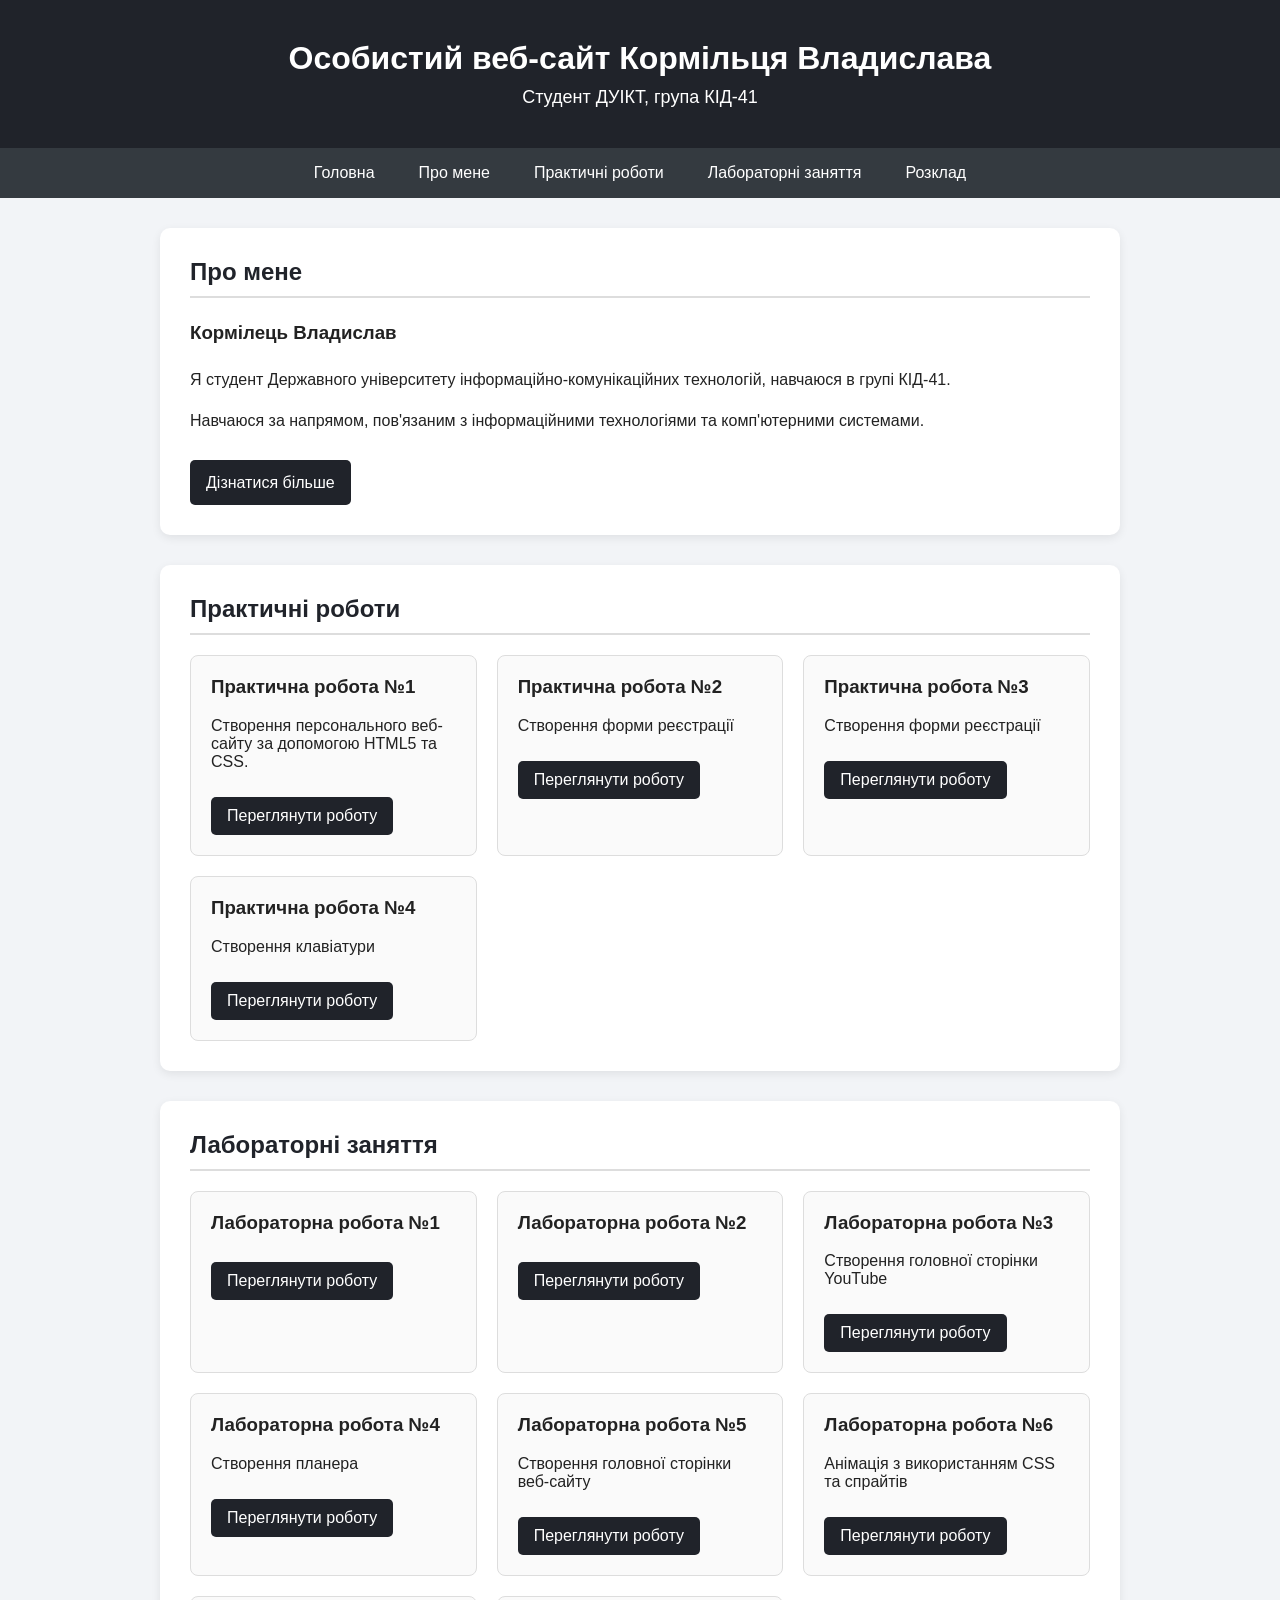
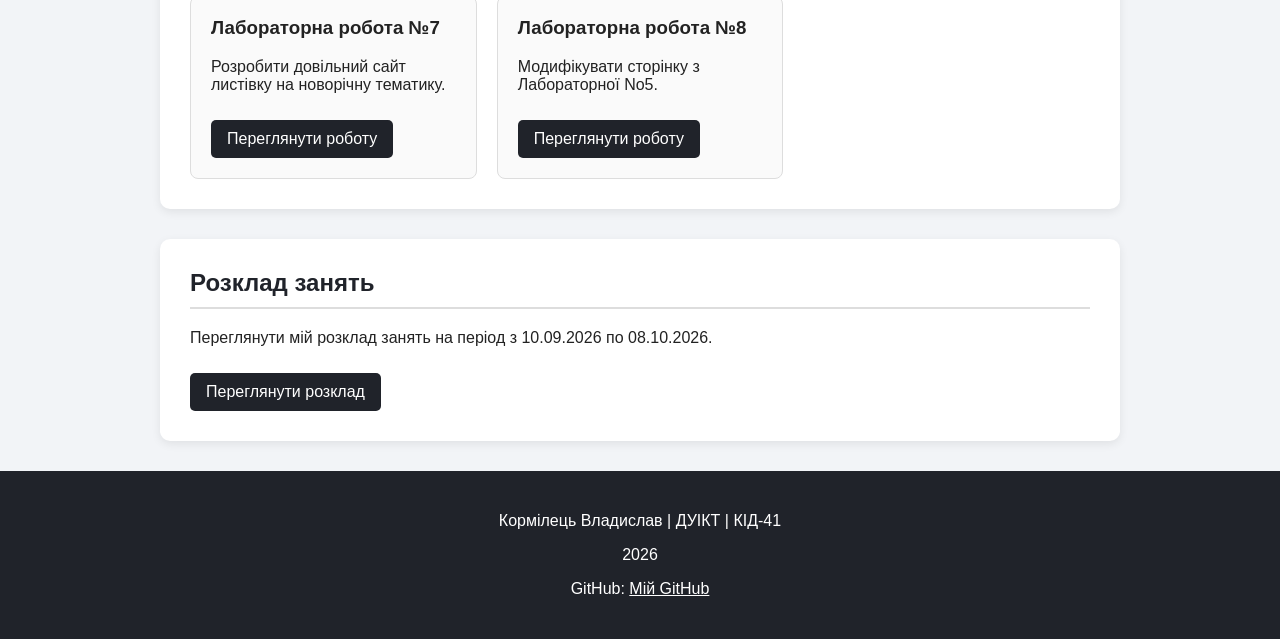
<file: index.html>
<!DOCTYPE html>
<html lang="uk">
<head>
    <meta charset="UTF-8">
    <meta name="viewport" content="width=device-width, initial-scale=1.0">
    <title>Особистий веб-сайт Кормільця Владислава</title>
    <link rel="stylesheet" href="style.css">
</head>

<body>

<header>
    <h1>Особистий веб-сайт Кормільця Владислава</h1>
    <p>Студент ДУІКТ, група КІД-41</p>
</header>

<nav>
    <a href="index.html">Головна</a>
    <a href="pages/about.html">Про мене</a>
    <a href="pages/practical.html">Практичні роботи</a>
    <a href="pages/laboratory.html">Лабораторні заняття</a>
    <a href="pages/practical1.html">Розклад</a>
</nav>

<main>

    <section>
        <h2>Про мене</h2>

        <div class="about-preview">
            <div>
                <h3>Кормілець Владислав</h3>
                <p>
                    Я студент Державного університету інформаційно-комунікаційних
                    технологій, навчаюся в групі КІД-41.
                </p>

                <p>
                    Навчаюся за напрямом, пов'язаним з інформаційними
                    технологіями та комп'ютерними системами.
                </p>

                <a class="button" href="pages/about.html">
                    Дізнатися більше
                </a>
            </div>
        </div>
    </section>


    <section>
        <h2>Практичні роботи</h2>

        <div class="work-list">

            <article>
                <h3>Практична робота №1</h3>

                <p>
                    Створення персонального веб-сайту за допомогою HTML5
                    та CSS.
                </p>

                <a class="button" href="pages/practical1.html">
                    Переглянути роботу
                </a>
            </article>


            <article>
                <h3>Практична робота №2</h3>
                 <p>
                    Створення форми реєстрації
                </p>

                <a class="button" href="pages/pr2.html">
                    Переглянути роботу
                </a>
            </article>
            <article>
                <h3>Практична робота №3</h3>
                 <p>
                    Створення форми реєстрації
                </p>
                 <a class="button" href="pages/lab3.html">
                    Переглянути роботу
                </a>
            </article>
            <article>
                <h3>Практична робота №4</h3>
                 <p>
                    Створення клавіатури
                </p>

                <a class="button" href="pages/pr4.html">
                    Переглянути роботу
                </a>
            </article>

        </div>
    </section>


    <section>
        <h2>Лабораторні заняття</h2>

        <div class="work-list">

            <article>
                <h3>Лабораторна робота №1</h3>
                <a class="button" href="pages/laboratory.html">
                    Переглянути роботу
                </a>
            </article>


            <article>
                <h3>Лабораторна робота №2</h3>
                <a class="button" href="pages/lab2.html">
                    Переглянути роботу
                </a>
            
            </article>
            <article>
                <h3>Лабораторна робота №3</h3>

                <p>
                   Створення головної сторінки YouTube
                </p>
                <a class="button" href="pages/lab3.html">
                    Переглянути роботу
                </a>
            </article>
             <article>
                <h3>Лабораторна робота №4</h3>

                <p>
                   Створення планера
                </p>
                <a class="button" href="pages/lab4.html">
                    Переглянути роботу
                </a>
            </article>
             <article>
                <h3>Лабораторна робота №5</h3>

                <p>
                   Створення головної сторінки веб-сайту
                </p>
                <a class="button" href="pages/lab5.html">
                    Переглянути роботу
                </a>
            </article>
             <article>
                <h3>Лабораторна робота №6</h3>

                <p>
                   Анімація з використанням CSS та спрайтів
                </p>
                <a class="button" href="pages/pr6.html">
                    Переглянути роботу
                </a>
            </article>
             <article>
                <h3>Лабораторна робота №7</h3>

                <p>
                  Розробити довільний сайт листівку на новорічну тематику.
                </p>
                <a class="button" href="pages/lab7.html">
                    Переглянути роботу
                </a>
                
            </article>
             <article>
                <h3>Лабораторна робота №8</h3>

                <p>
                   Модифікувати сторінку з Лабораторної No5.
                </p>
                <a class="button" href="pages/lab8.html">
                    Переглянути роботу
                </a>
            </article>
        </div>
    </section>


    <!-- РОЗКЛАД -->

    <section>
        <h2>Розклад занять</h2>

        <p>
            Переглянути мій розклад занять на період
            з 10.09.2026 по 08.10.2026.
        </p>

        <a class="button" href="pages/practical1.html">
            Переглянути розклад
        </a>
    </section>


</main>


<footer>

    <p>
        Кормілець Владислав | ДУІКТ | КІД-41
    </p>

    <p>
        2026
    </p>

    <p>
        GitHub:
        <a href="https://github.com/Kormilets" target="_blank">
            Мій GitHub
        </a>
    </p>

</footer>

</body>
</html>
</file>
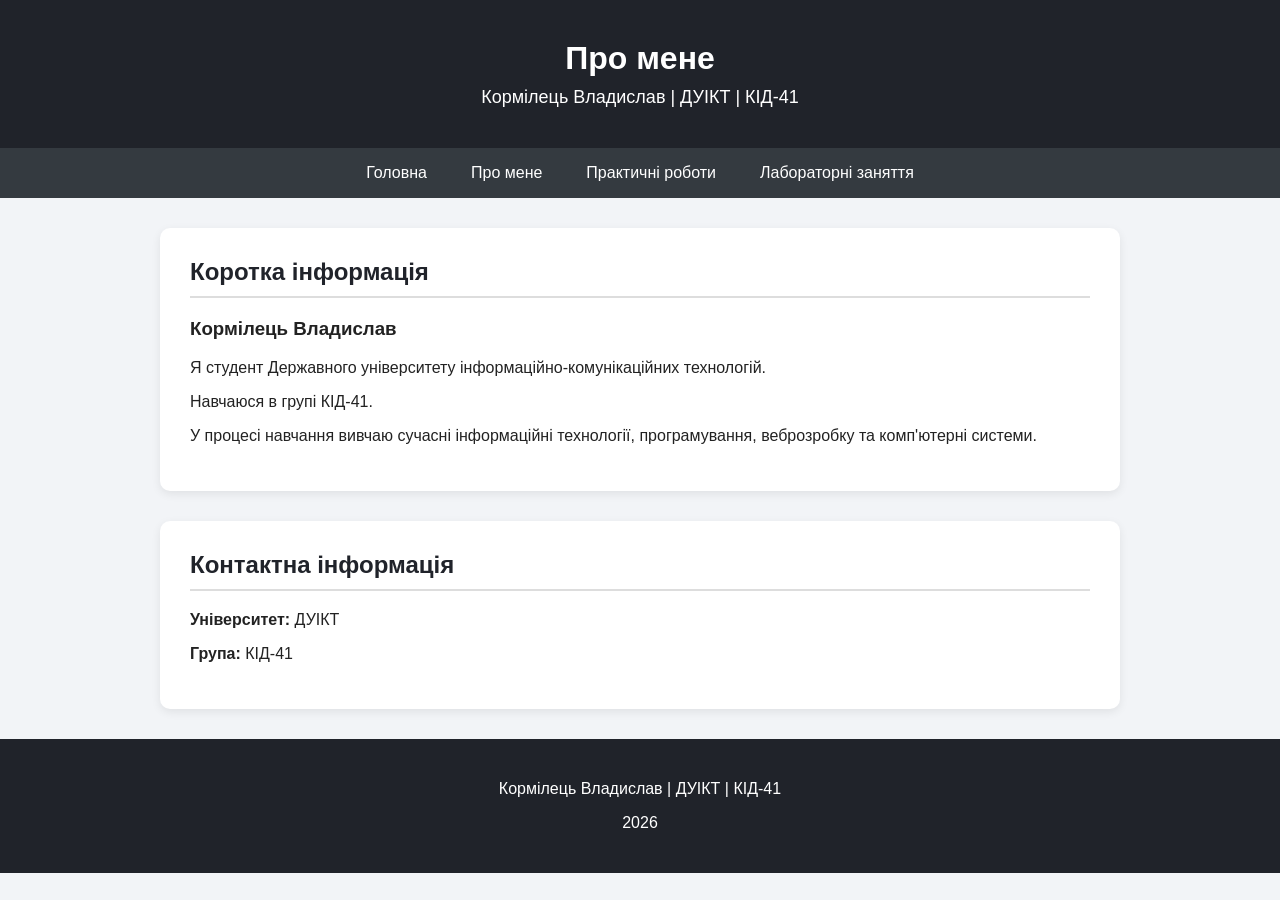
<file: about.html>
<!DOCTYPE html>
<html lang="uk">
<head>
    <meta charset="UTF-8">
    <meta name="viewport" content="width=device-width, initial-scale=1.0">
    <title>Про мене | Кормілець Владислав</title>
    <link rel="stylesheet" href="../style.css">
</head>

<body>

<header>
    <h1>Про мене</h1>
    <p>Кормілець Владислав | ДУІКТ | КІД-41</p>
</header>

<nav>
    <a href="../index.html">Головна</a>
    <a href="about.html">Про мене</a>
    <a href="practical.html">Практичні роботи</a>
    <a href="laboratory.html">Лабораторні заняття</a>
</nav>

<main>

    <section>
        <h2>Коротка інформація</h2>

        <h3>Кормілець Владислав</h3>

        <p>
            Я студент Державного університету інформаційно-комунікаційних
            технологій.
        </p>

        <p>
            Навчаюся в групі КІД-41.
        </p>

        <p>
            У процесі навчання вивчаю сучасні інформаційні технології,
            програмування, веброзробку та комп'ютерні системи.
        </p>
    </section>

    <section>
        <h2>Контактна інформація</h2>

        <p><strong>Університет:</strong> ДУІКТ</p>
        <p><strong>Група:</strong> КІД-41</p>
    </section>

</main>

<footer>
    <p>Кормілець Владислав | ДУІКТ | КІД-41</p>
    <p>2026</p>
</footer>

</body>
</html>
</file>
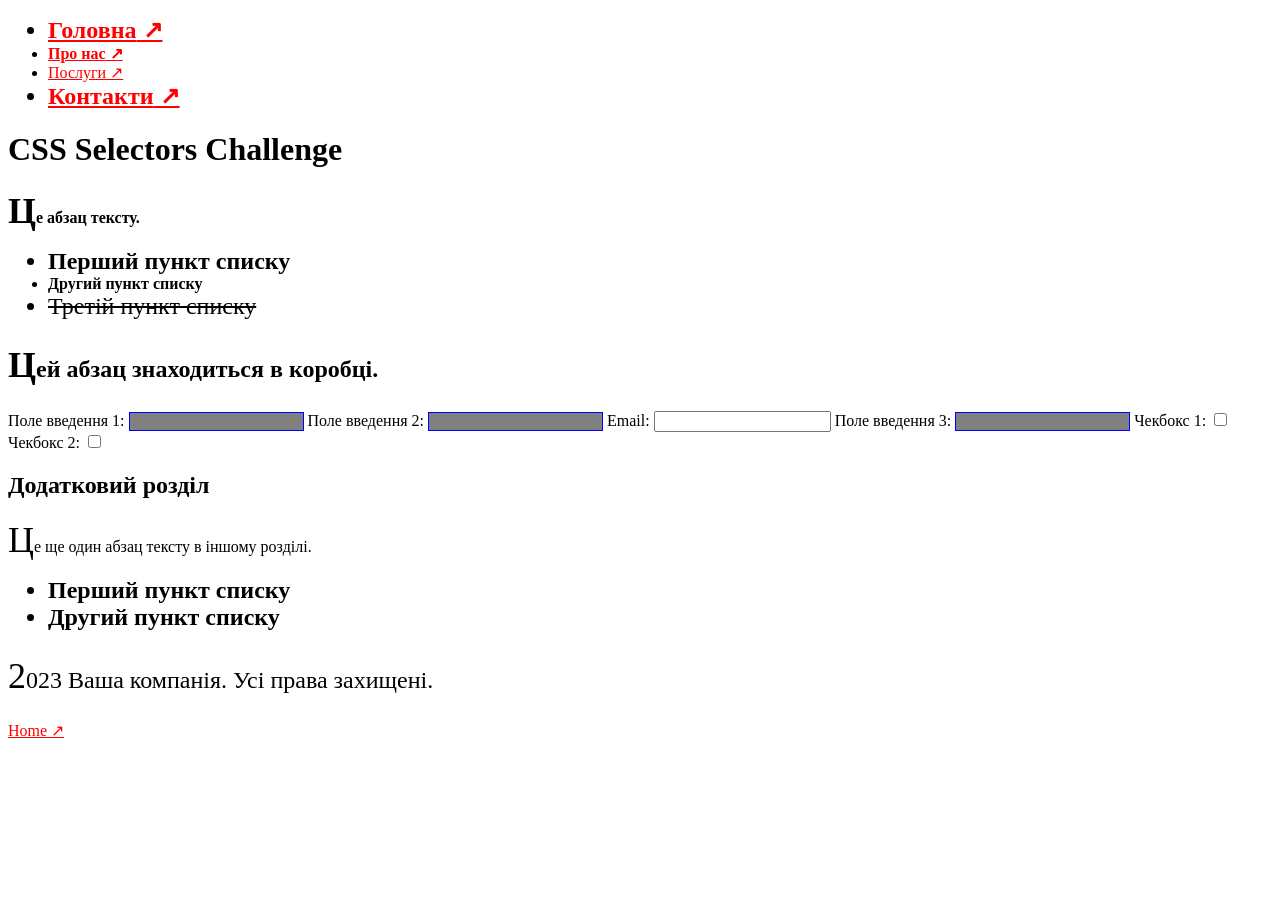
<file: lab2.html>
<!DOCTYPE html>
<html lang="en">
<head>
    <meta charset="UTF-8">
    <meta name="viewport" content="width=device-width, initial-scale=1.0">
    <link rel="stylesheet" href="lab2.css">
    <title>CSS Selectors Challenge</title>
</head>
<body>
    <header>
        <nav>
            <ul>
                <li><a href="#">Головна</a></li>
                <li><a href="https://example.com">Про нас</a></li>
                <li><a href="#">Послуги</a></li>
                <li><a href="http://notrealsite.ua">Контакти</a></li>
            </ul>
        </nav>
    </header>
    <div class="container">
        <h1>CSS Selectors Challenge</h1>
        <p>Це абзац тексту.</p>
        <ul>
            <li>Перший пункт списку</li>
            <li class="special">Другий пункт списку</li>
            <li>Третій пункт списку</li>
        </ul>
        <div class="box">
            <p>Цей абзац знаходиться в коробці.</p>
        </div>
        <form>
            <label for="input1">Поле введення 1:</label>
            <input type="text" id="input1">
            <label for="input2">Поле введення 2:</label>
            <input type="text" id="input2" disabled>
            <label for="email1">Email:</label>
            <input type="email" id="email1">
            <label for="input3">Поле введення 3:</label>
            <input type="text" id="input3">
            <label for="check1">Чекбокс 1:</label>
            <input type="checkbox" id="check1">
            <label for="check2">Чекбокс 2:</label>
            <input type="checkbox" id="check2">
        </form>
    </div>
    <section>
        <h2>Додатковий розділ</h2>
        <p>Це ще один абзац тексту в іншому розділі.</p>
        <ul>
            <li>Перший пункт списку</li>
            <li>Другий пункт списку</li>
        </ul>
    </section>
    <footer>
        <p> 2023 Ваша компанія. Усі права захищені.</p>
        <a href="#">Home</a>
    </footer>
</body>
</html>
</file>
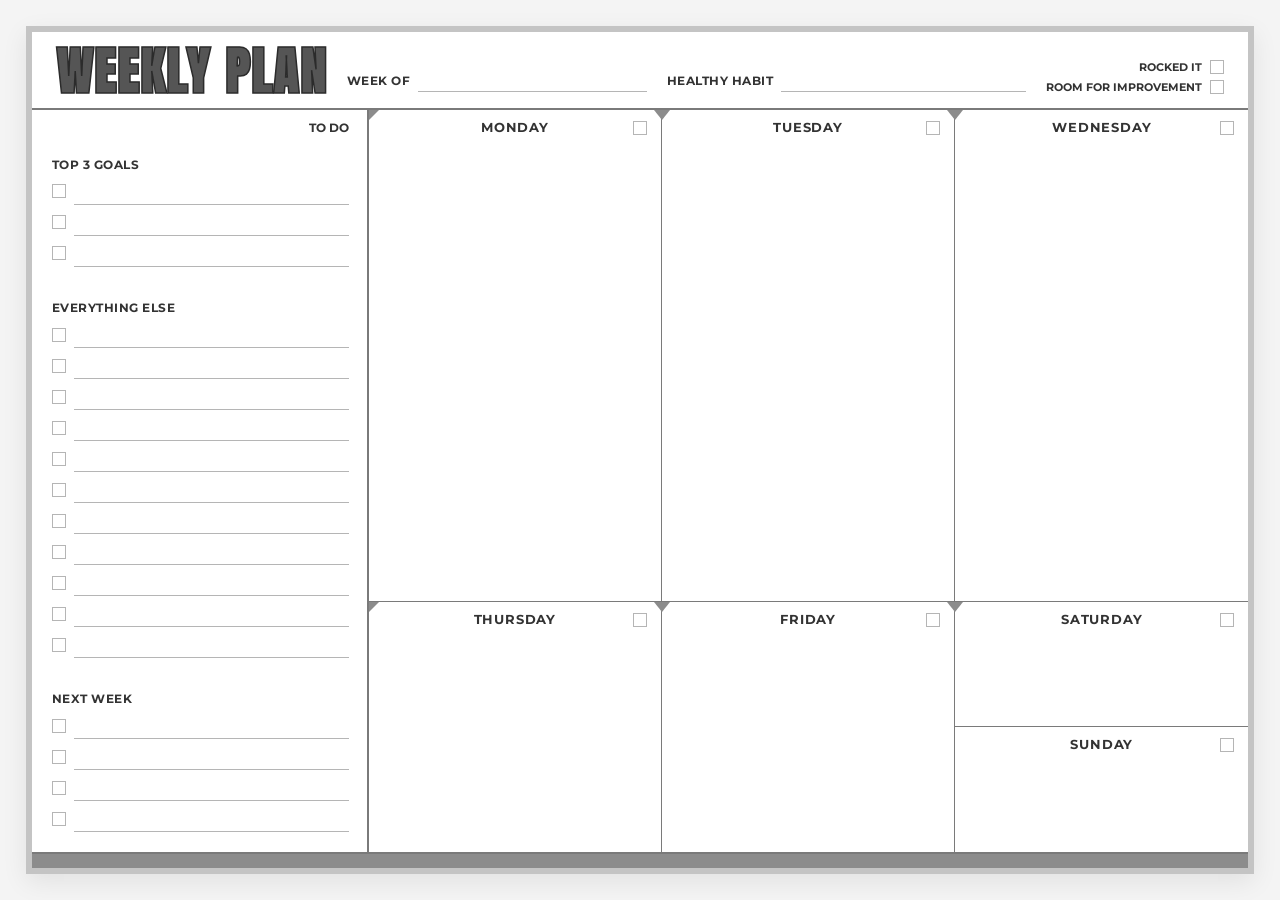
<file: lab4.html>
<!DOCTYPE html>
<html lang="uk">
<head>
  <meta charset="UTF-8">
  <meta name="viewport" content="width=device-width, initial-scale=1.0">
  <title>Weekly Plan — Лабораторна робота №4</title>
  
  <!-- Підключення кастомних шрифтів з Google Fonts -->
  <link rel="preconnect" href="https://fonts.googleapis.com">
  <link rel="preconnect" href="https://fonts.gstatic.com" crossorigin>
  <link href="https://fonts.googleapis.com/css2?family=Anton&family=Caveat:wght@500&family=Montserrat:wght@600;700&display=swap" rel="stylesheet">
  
  <!-- Підключення зовнішнього файлу стилів -->
  <link rel="stylesheet" href="lab4.css">
</head>
<body>

  <div class="planner-wrapper">
    <!-- Шапка планера -->
    <header class="planner-header">
      <h1 class="main-title">WEEKLY PLAN</h1>

      <div class="header-field">
        <label for="week-of">WEEK OF</label>
        <input type="text" id="week-of">
      </div>

      <div class="header-field">
        <label for="healthy-habit">HEALTHY HABIT</label>
        <input type="text" id="healthy-habit">
      </div>

      <div class="header-checks">
        <label class="check-label-right">
          ROCKED IT <input type="checkbox">
        </label>
        <label class="check-label-right">
          ROOM FOR IMPROVEMENT <input type="checkbox">
        </label>
      </div>
    </header>

    <!-- Основна сітка -->
    <main class="planner-grid">
      <!-- Ліва панель TO DO -->
      <aside class="todo-sidebar">
        <div class="todo-top-label">TO DO</div>

        <section class="todo-section">
          <h3>TOP 3 GOALS</h3>
          <div class="todo-row"><input type="checkbox"><input type="text"></div>
          <div class="todo-row"><input type="checkbox"><input type="text"></div>
          <div class="todo-row"><input type="checkbox"><input type="text"></div>
        </section>

        <section class="todo-section">
          <h3>EVERYTHING ELSE</h3>
          <div class="todo-row"><input type="checkbox"><input type="text"></div>
          <div class="todo-row"><input type="checkbox"><input type="text"></div>
          <div class="todo-row"><input type="checkbox"><input type="text"></div>
          <div class="todo-row"><input type="checkbox"><input type="text"></div>
          <div class="todo-row"><input type="checkbox"><input type="text"></div>
          <div class="todo-row"><input type="checkbox"><input type="text"></div>
          <div class="todo-row"><input type="checkbox"><input type="text"></div>
          <div class="todo-row"><input type="checkbox"><input type="text"></div>
          <div class="todo-row"><input type="checkbox"><input type="text"></div>
          <div class="todo-row"><input type="checkbox"><input type="text"></div>
          <div class="todo-row"><input type="checkbox"><input type="text"></div>
        </section>

        <section class="todo-section">
          <h3>NEXT WEEK</h3>
          <div class="todo-row"><input type="checkbox"><input type="text"></div>
          <div class="todo-row"><input type="checkbox"><input type="text"></div>
          <div class="todo-row"><input type="checkbox"><input type="text"></div>
          <div class="todo-row"><input type="checkbox"><input type="text"></div>
        </section>
      </aside>

      <!-- Дні тижня -->
      <section class="day-box monday corner-flag">
        <div class="day-header">
          <span>MONDAY</span>
          <input type="checkbox" title="Виконано">
        </div>
        <textarea class="day-notes" aria-label="Нотатки на понеділок"></textarea>
      </section>

      <section class="day-box tuesday corner-flag-center">
        <div class="day-header">
          <span>TUESDAY</span>
          <input type="checkbox" title="Виконано">
        </div>
        <textarea class="day-notes" aria-label="Нотатки на вівторок"></textarea>
      </section>

      <section class="day-box wednesday corner-flag-center">
        <div class="day-header">
          <span>WEDNESDAY</span>
          <input type="checkbox" title="Виконано">
        </div>
        <textarea class="day-notes" aria-label="Нотатки на середу"></textarea>
      </section>

      <section class="day-box thursday corner-flag">
        <div class="day-header">
          <span>THURSDAY</span>
          <input type="checkbox" title="Виконано">
        </div>
        <textarea class="day-notes" aria-label="Нотатки на четвер"></textarea>
      </section>

      <section class="day-box friday corner-flag-center">
        <div class="day-header">
          <span>FRIDAY</span>
          <input type="checkbox" title="Виконано">
        </div>
        <textarea class="day-notes" aria-label="Нотатки на п'ятницю"></textarea>
      </section>

      <section class="day-box saturday corner-flag-center">
        <div class="day-header">
          <span>SATURDAY</span>
          <input type="checkbox" title="Виконано">
        </div>
        <textarea class="day-notes" aria-label="Нотатки на суботу"></textarea>
      </section>

      <section class="day-box sunday">
        <div class="day-header">
          <span>SUNDAY</span>
          <input type="checkbox" title="Виконано">
        </div>
        <textarea class="day-notes" aria-label="Нотатки на неділю"></textarea>
      </section>
    </main>

    <!-- Нижня декоративна панель -->
    <footer class="planner-footer"></footer>
  </div>

</body>
</html>
</file>
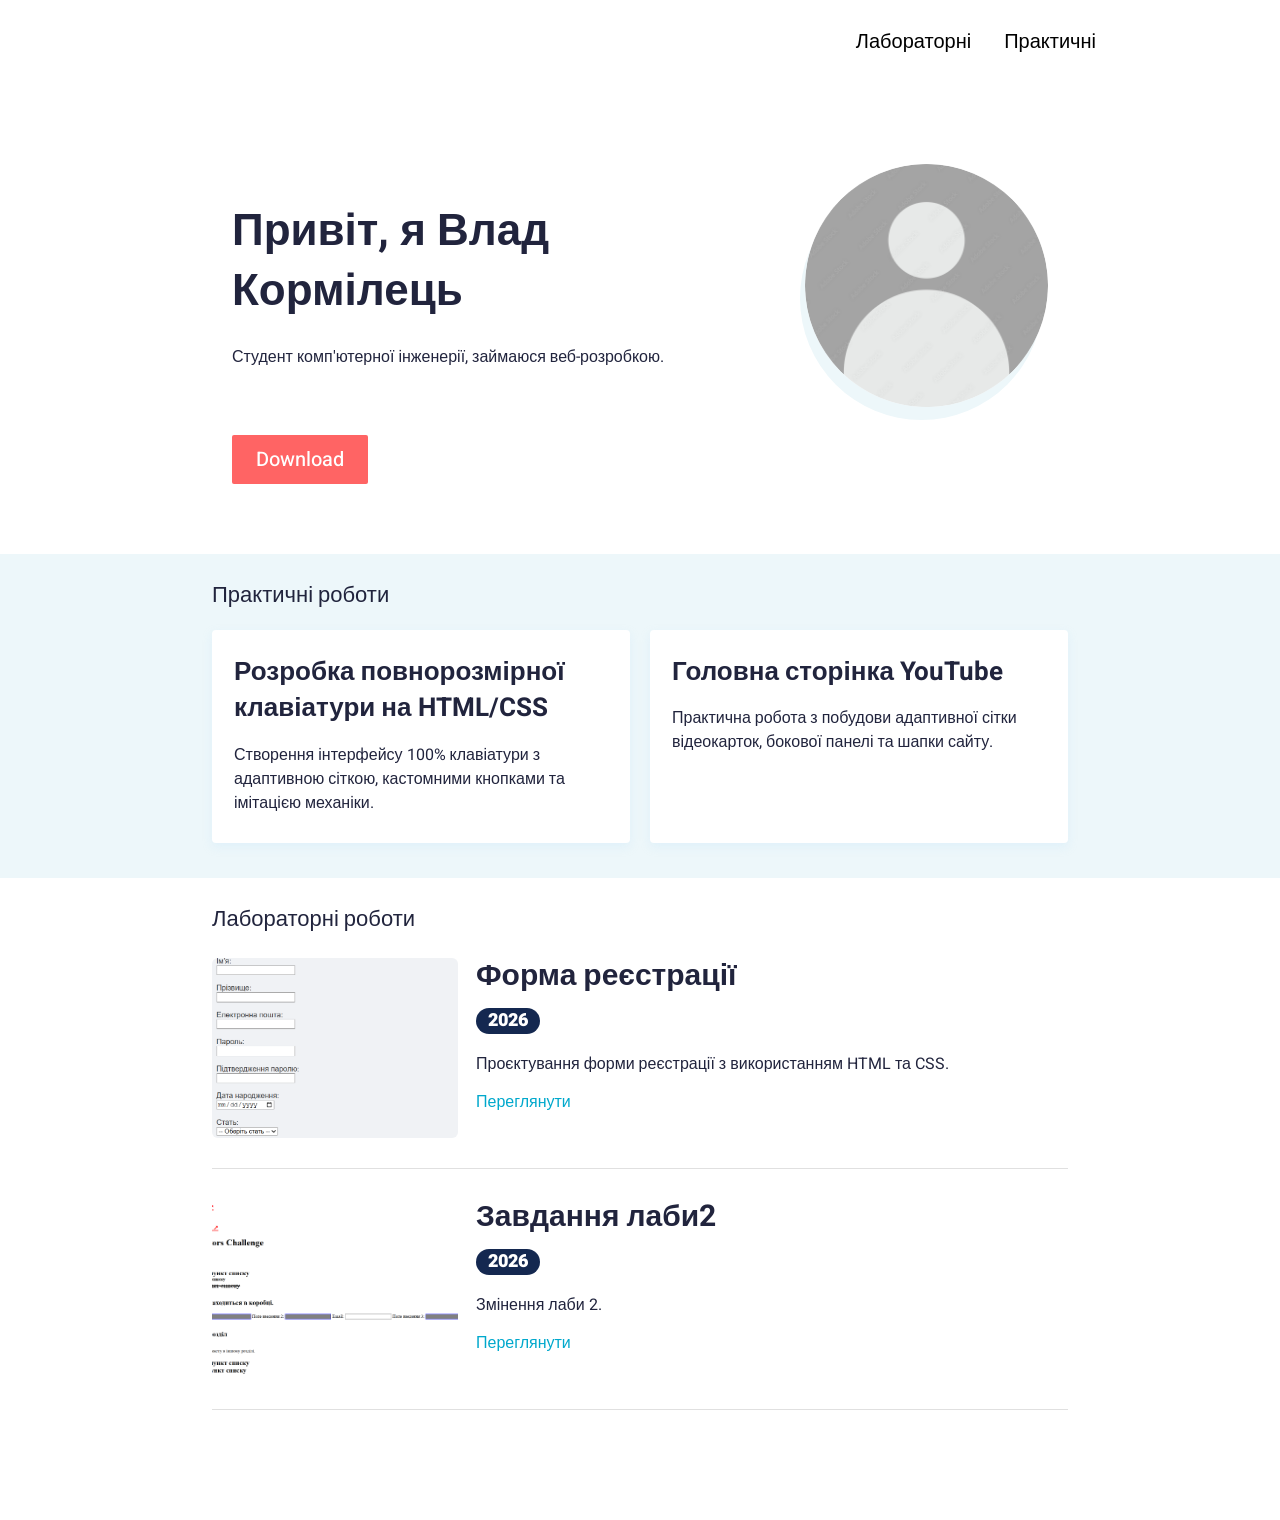
<file: lab5.html>
<!DOCTYPE html> 
<html lang="ua"> 
<head> 
    <meta charset="UTF-8"> 
    <meta name="viewport" content="width=device-width, initial-scale=1.0"> 
    <title>Сайт</title> 
    <link rel="stylesheet" href="lab5.css"> 
</head> 
<body> 
    <header class="header"> 
        <nav class="nav"> 
            <a href="#labs">Лабораторні</a> 
            <a href="#practicals">Практичні</a> 
        </nav> 
    </header> 
    <section class="portfolio"> 
        <div class="container hero-container"> 
            <div class="hero-content"> 
                <h1>Привіт, я Влад Кормілець</h1> 
                <p>Студент комп'ютерної інженерії, займаюся веб-розробкою.</p> 
            </div> 
            <div class="hero-image"> 
                <img src="ava.png" alt="Фото профілю"> 
            </div> 
        </div> 
        <button type="button" class="btn-resume">Download</button>
    </section> 
    <section id="practicals" class="pr-section"> 
    <div class="practicals-container"> 
        <div class="section-header"> 
            <h2>Практичні роботи</h2> 
        </div> 
        <div class="posts-grid"> 
            <div class="post-card"> 
                <h3>Розробка повнорозмірної клавіатури на HTML/CSS</h3> 
                <p class="post-text">Створення інтерфейсу 100% клавіатури з адаптивною сіткою, кастомними кнопками та імітацією механіки.</p> 
            </div> 
            <div class="post-card"> 
                <h3>Головна сторінка YouTube</h3> 
                <p class="post-text">Практична робота з побудови адаптивної сітки відеокарток, бокової панелі та шапки сайту.</p> 
            </div> 
        </div> 
    </div> 
    </section> 
    <section id="labs" class="lab-section"> 
        <div class="labs-grid"> 
            <h2>Лабораторні роботи</h2> 
            <div class="work-item"> 
                <img src="work2.png" alt="Form"> 
                <div class="work-info"> 
                    <h3>Форма реєстрації</h3> 
                    <span class="year">2026</span> 
                    <p>Проєктування форми реєстрації з використанням HTML та CSS.</p> 
                    <a href="pr2.html">Переглянути</a> 
                </div> 
            </div> 
            <div class="work-item"> 
                <img src="work1.png" alt="laba2"> 
                <div class="work-info"> 
                    <h3>Завдання лаби2</h3> 
                    <span class="year">2026</span> 
                    <p>Змінення лаби 2.</p> 
                    <a href="lab2.html">Переглянути</a> 
                </div> 
            </div> 
        </div> 
    </section> 
</body> 
</html>
</file>
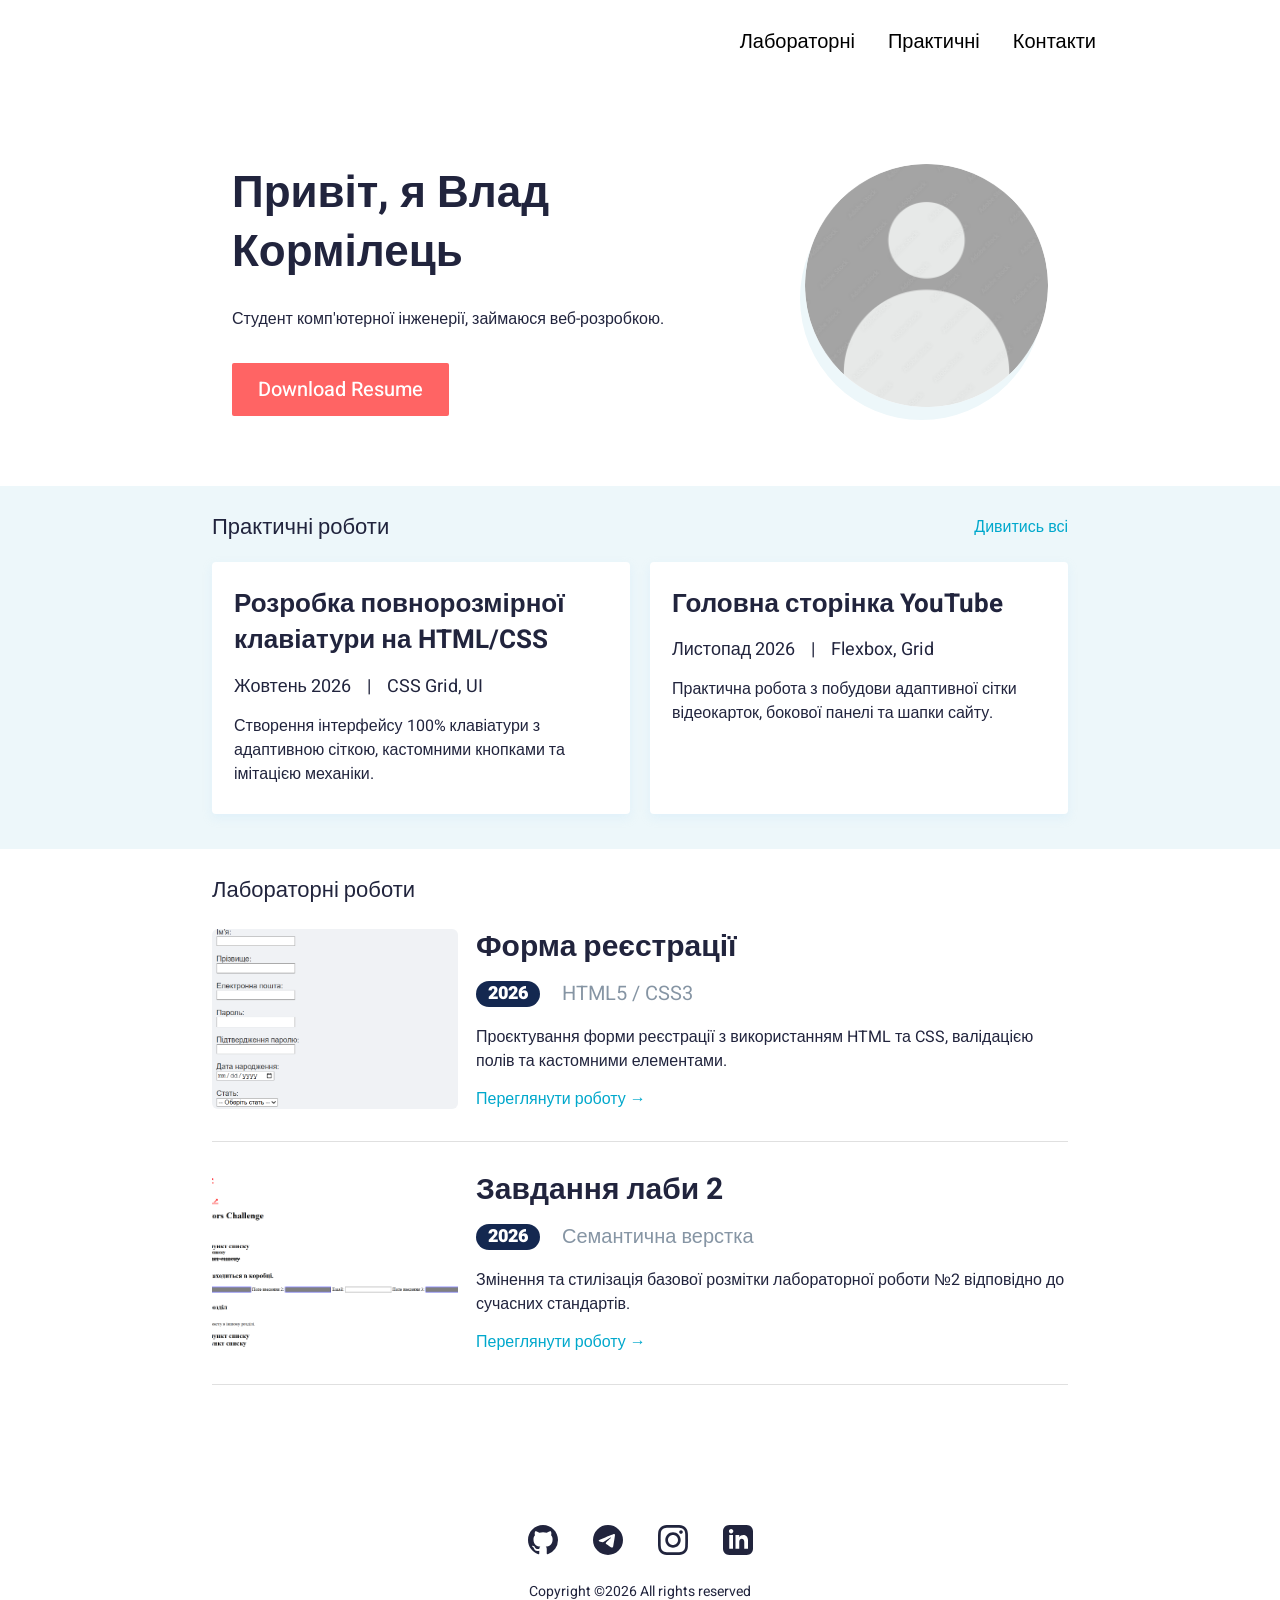
<file: lab8.html>
<!DOCTYPE html>
<html lang="uk">
<head>
    <meta charset="UTF-8">
    <meta name="viewport" content="width=device-width, initial-scale=1.0">
    <title>Влад Кормілець — Портфоліо</title>
    <link rel="stylesheet" href="lab8.css">
</head>
<body>

    <header class="header">
        <!-- Чекбокс для мобільного бургер-меню без JS -->
        <input type="checkbox" id="burger-toggle" class="burger-checkbox">
        <label for="burger-toggle" class="burger-btn" aria-label="Відкрити меню">
            <span></span>
            <span></span>
            <span></span>
        </label>

        <nav class="nav">
            <a href="#labs">Лабораторні</a>
            <a href="#practicals">Практичні</a>
            <a href="#contacts">Контакти</a>
        </nav>
    </header>

    <main>
        <!-- Головний екран (Hero) -->
        <section class="portfolio">
            <div class="container hero-container">
                <div class="hero-content">
                    <h1>Привіт, я Влад Кормілець</h1>
                    <p>Студент комп'ютерної інженерії, займаюся веб-розробкою.</p>
                    <button type="button" class="btn-resume">Download Resume</button>
                </div>
                <div class="hero-image">
                    <img src="ava.png" alt="Фото профілю">
                </div>
            </div>
        </section>

        <!-- Секція практичних робіт (Recent posts) -->
        <section id="practicals" class="pr-section">
            <div class="practicals-container">
                <div class="section-header">
                    <h2>Практичні роботи</h2>
                    <a href="#practicals" class="view-all">Дивитись всі</a>
                </div>
                <div class="posts-grid">
                    <article class="post-card">
                        <h3>Розробка повнорозмірної клавіатури на HTML/CSS</h3>
                        <div class="post-meta">
                            <span>Жовтень 2026</span>
                            <span class="divider">|</span>
                            <span>CSS Grid, UI</span>
                        </div>
                        <p class="post-text">Створення інтерфейсу 100% клавіатури з адаптивною сіткою, кастомними кнопками та імітацією механіки.</p>
                    </article>
                    <article class="post-card">
                        <h3>Головна сторінка YouTube</h3>
                        <div class="post-meta">
                            <span>Листопад 2026</span>
                            <span class="divider">|</span>
                            <span>Flexbox, Grid</span>
                        </div>
                        <p class="post-text">Практична робота з побудови адаптивної сітки відеокарток, бокової панелі та шапки сайту.</p>
                    </article>
                </div>
            </div>
        </section>

        <!-- Секція лабораторних робіт (Featured works) -->
        <section id="labs" class="lab-section">
            <div class="labs-grid">
                <h2>Лабораторні роботи</h2>

                <article class="work-item">
                    <img src="work2.png" alt="Форма реєстрації">
                    <div class="work-info">
                        <h3>Форма реєстрації</h3>
                        <div class="work-meta">
                            <span class="year">2026</span>
                            <span class="category">HTML5 / CSS3</span>
                        </div>
                        <p>Проєктування форми реєстрації з використанням HTML та CSS, валідацією полів та кастомними елементами.</p>
                        <a href="pr2.html">Переглянути роботу →</a>
                    </div>
                </article>

                <article class="work-item">
                    <img src="work1.png" alt="Завдання лаби 2">
                    <div class="work-info">
                        <h3>Завдання лаби 2</h3>
                        <div class="work-meta">
                            <span class="year">2026</span>
                            <span class="category">Семантична верстка</span>
                        </div>
                        <p>Змінення та стилізація базової розмітки лабораторної роботи №2 відповідно до сучасних стандартів.</p>
                        <a href="lab2.html">Переглянути роботу →</a>
                    </div>
                </article>
            </div>
        </section>
    </main>

    <!-- Підвал сайту з шаблону Figma -->
    <footer id="contacts" class="footer">
        <div class="social-links">
            <a href="#" aria-label="GitHub">
                <svg width="30" height="30" viewBox="0 0 24 24" fill="currentColor"><path d="M12 0C5.37 0 0 5.37 0 12c0 5.31 3.435 9.795 8.205 11.385.6.105.825-.255.825-.57 0-.285-.015-1.23-.015-2.235-3.015.555-3.795-.735-4.035-1.41-.135-.345-.72-1.41-1.23-1.695-.42-.225-1.02-.78-.015-.795.945-.015 1.62.87 1.845 1.23 1.08 1.815 2.805 1.305 3.495.99.105-.78.42-1.305.765-1.605-2.67-.3-5.46-1.335-5.46-5.925 0-1.305.465-2.385 1.23-3.225-.12-.3-.54-1.53.12-3.18 0 0 1.005-.315 3.3 1.23.96-.27 1.98-.405 3-.405s2.04.135 3 .405c2.295-1.56 3.3-1.23 3.3-1.23.66 1.65.24 2.88.12 3.18.765.84 1.23 1.905 1.23 3.225 0 4.605-2.805 5.625-5.475 5.925.435.375.81 1.095.81 2.22 0 1.605-.015 2.895-.015 3.3 0 .315.225.69.825.57A12.02 12.02 0 0024 12c0-6.63-5.37-12-12-12z"/></svg>
            </a>
            <a href="#" aria-label="Telegram">
                <svg width="30" height="30" viewBox="0 0 24 24" fill="currentColor"><path d="M11.944 0A12 12 0 0 0 0 12a12 12 0 0 0 12 12 12 12 0 0 0 12-12A12 12 0 0 0 12 0a12 12 0 0 0-.056 0zm4.962 7.224c.1-.002.321.023.465.14a.506.506 0 0 1 .171.325c.016.093.036.306.02.472-.18 1.898-.962 6.502-1.36 8.627-.168.9-.499 1.201-.82 1.23-.696.065-1.225-.46-1.9-.902-1.056-.693-1.653-1.124-2.678-1.8-1.185-.78-.417-1.21.258-1.91.177-.184 3.247-2.977 3.307-3.23.007-.032.014-.15-.056-.212s-.174-.041-.249-.024c-.106.024-1.793 1.14-5.061 3.345-.48.33-.913.49-1.302.48-.428-.008-1.252-.241-1.865-.44-.752-.245-1.349-.374-1.297-.789.027-.216.325-.437.893-.663 3.498-1.524 5.83-2.529 6.998-3.014 3.332-1.386 4.025-1.627 4.476-1.635z"/></svg>
            </a>
            <a href="#" aria-label="Instagram">
                <svg width="30" height="30" viewBox="0 0 24 24" fill="currentColor"><path d="M12 2.163c3.204 0 3.584.012 4.85.07 3.252.148 4.771 1.691 4.919 4.919.058 1.265.069 1.645.069 4.849 0 3.205-.012 3.584-.069 4.849-.149 3.225-1.664 4.771-4.919 4.919-1.266.058-1.644.07-4.85.07-3.204 0-3.584-.012-4.849-.07-3.26-.149-4.771-1.699-4.919-4.92-.058-1.265-.07-1.644-.07-4.849 0-3.204.013-3.583.07-4.849.149-3.227 1.664-4.771 4.919-4.919 1.266-.057 1.645-.069 4.849-.069zm0-2.163c-3.259 0-3.667.014-4.947.072-4.358.2-6.78 2.618-6.98 6.98-.059 1.281-.073 1.689-.073 4.948 0 3.259.014 3.668.072 4.948.2 4.358 2.618 6.78 6.98 6.98 1.281.058 1.689.072 4.948.072 3.259 0 3.668-.014 4.948-.072 4.354-.2 6.782-2.618 6.979-6.98.059-1.28.073-1.689.073-4.948 0-3.259-.014-3.667-.072-4.947-.196-4.354-2.617-6.78-6.979-6.98-1.281-.059-1.69-.073-4.949-.073zm0 5.838c-3.403 0-6.162 2.759-6.162 6.162s2.759 6.163 6.162 6.163 6.162-2.759 6.162-6.163c0-3.403-2.759-6.162-6.162-6.162zm0 10.162c-2.209 0-4-1.79-4-4 0-2.209 1.791-4 4-4s4 1.791 4 4c0 2.21-1.791 4-4 4zm6.406-11.845c-.796 0-1.441.645-1.441 1.44s.645 1.44 1.441 1.44c.795 0 1.439-.645 1.439-1.44s-.644-1.44-1.439-1.44z"/></svg>
            </a>
            <a href="#" aria-label="LinkedIn">
                <svg width="30" height="30" viewBox="0 0 24 24" fill="currentColor"><path d="M19 0h-14c-2.761 0-5 2.239-5 5v14c0 2.761 2.239 5 5 5h14c2.762 0 5-2.239 5-5v-14c0-2.761-2.238-5-5-5zm-11 19h-3v-11h3v11zm-1.5-12.268c-.966 0-1.75-.79-1.75-1.764s.784-1.764 1.75-1.764 1.75.79 1.75 1.764-.783 1.764-1.75 1.764zm13.5 12.268h-3v-5.604c0-3.368-4-3.113-4 0v5.604h-3v-11h3v1.765c1.396-2.586 7-2.777 7 2.476v6.759z"/></svg>
            </a>
        </div>
        <p class="copyright">Copyright ©2026 All rights reserved</p>
    </footer>

</body>
</html>
</file>
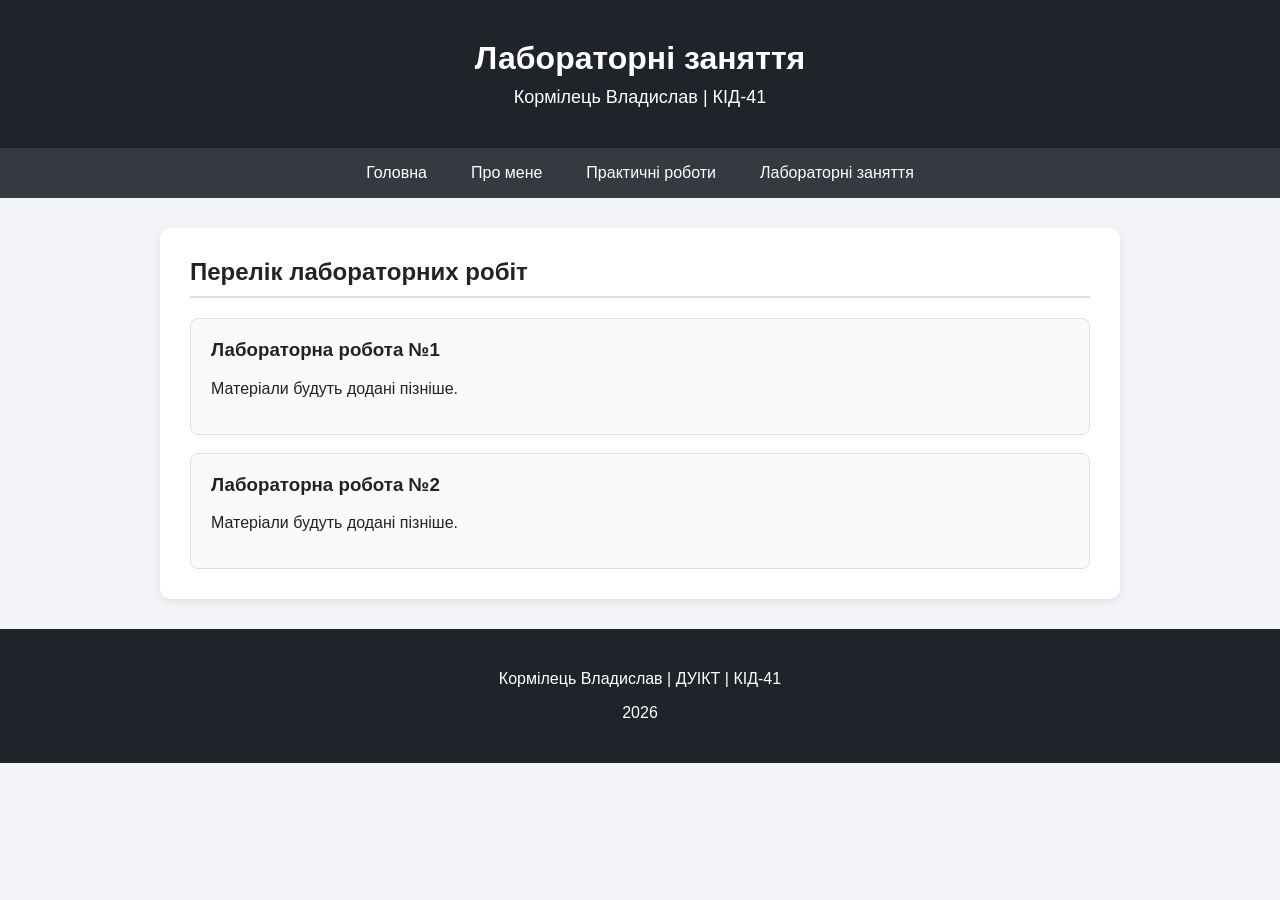
<file: laboratory.html>
<!DOCTYPE html>
<html lang="uk">
<head>
    <meta charset="UTF-8">
    <meta name="viewport" content="width=device-width, initial-scale=1.0">
    <title>Лабораторні заняття</title>
    <link rel="stylesheet" href="../style.css">
</head>

<body>

<header>
    <h1>Лабораторні заняття</h1>
    <p>Кормілець Владислав | КІД-41</p>
</header>

<nav>
    <a href="../index.html">Головна</a>
    <a href="about.html">Про мене</a>
    <a href="practical.html">Практичні роботи</a>
    <a href="laboratory.html">Лабораторні заняття</a>
</nav>

<main>

    <section>
        <h2>Перелік лабораторних робіт</h2>

        <article>
            <h3>Лабораторна робота №1</h3>
            <p>Матеріали будуть додані пізніше.</p>
        </article>

        <br>

        <article>
            <h3>Лабораторна робота №2</h3>
            <p>Матеріали будуть додані пізніше.</p>
        </article>

    </section>

</main>

<footer>
    <p>Кормілець Владислав | ДУІКТ | КІД-41</p>
    <p>2026</p>
</footer>

</body>
</html>
</file>
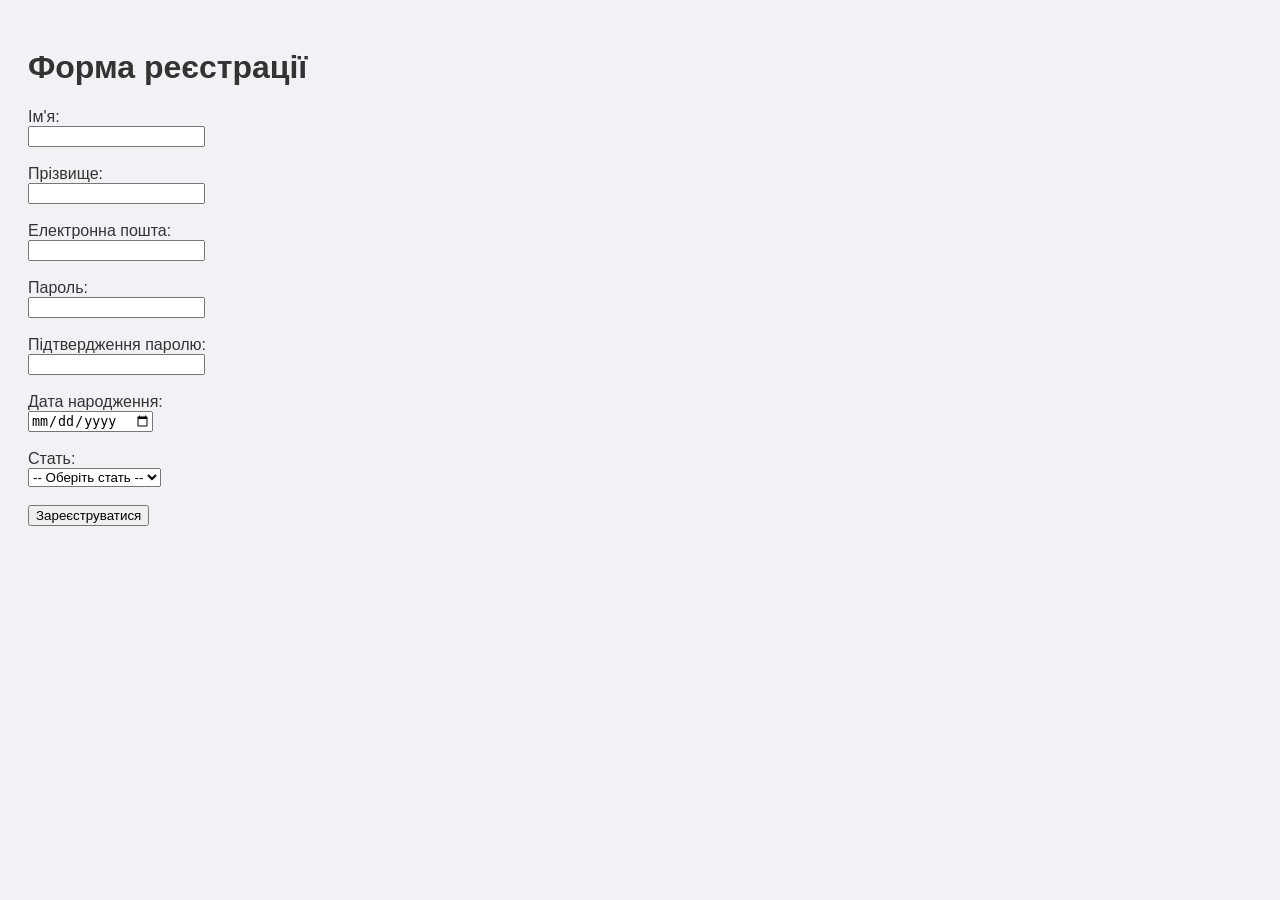
<file: pr2.html>
<!DOCTYPE html>
<html lang="uk">
<head>
    <meta charset="UTF-8">
    <meta name="viewport" content="width=device-width, initial-scale=1.0">
    <title>Лабораторна робота — Реєстрація користувача</title>
    <link rel="stylesheet" href="style1.css">
</head>
<body>
    <main>
        <h1>Форма реєстрації</h1>

        <form action="https://webhook.site/5c310df8-42da-499e-9b95-7e6e9667a44b" method="POST">
            
            <div>
                <label for="first_name">Ім'я:</label><br>
                <input type="text" id="first_name" name="first_name" required>
            </div>
            <br>
            <div>
                <label for="last_name">Прізвище:</label><br>
                <input type="text" id="last_name" name="last_name" required>
            </div>
            <br>
            <div>
                <label for="email">Електронна пошта:</label><br>
                <input type="email" id="email" name="email" required>
            </div>
            <br>
            <div>
                <label for="password">Пароль:</label><br>
                <input type="password" id="password" name="password" required>
            </div>
            <br>

            <div>
                <label for="confirm_password">Підтвердження паролю:</label><br>
                <input type="password" id="confirm_password" name="confirm_password" required>
            </div>
            <br>

            <div>
                <label for="birth_date">Дата народження:</label><br>
                <input type="date" id="birth_date" name="birth_date">
            </div>
            <br>

            <div>
                <label for="gender">Стать:</label><br>
                <select id="gender" name="gender">
                    <option value="">-- Оберіть стать --</option>
                    <option value="male">Чоловіча</option>
                    <option value="female">Жіноча</option>
                    <option value="other">Інша</option>
                </select>
            </div>
            <br>

            <div>
                <input type="submit" value="Зареєструватися">
            </div>

        </form>
    </main>

</body>
</html>
</file>
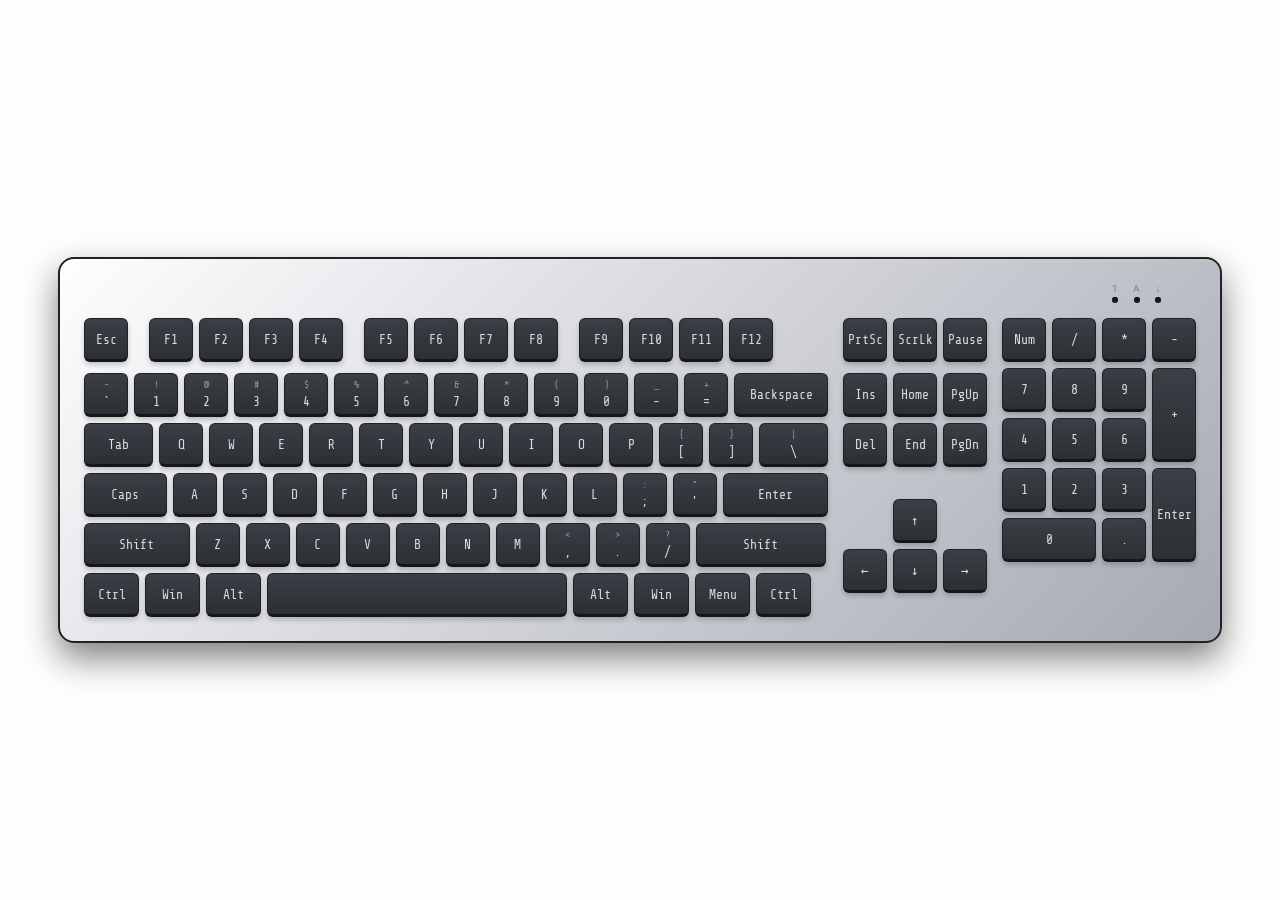
<file: pr4.html>
<!DOCTYPE html>
<html lang="uk">
<head>
    <meta charset="UTF-8">
    <meta name="viewport" content="width=device-width, initial-scale=1.0">
    <title>Практична робота №4 - Повнорозмірна клавіатура</title>
    <link href="https://fonts.googleapis.com/css2?family=Share+Tech+Mono&family=Roboto:wght@400;500;700&display=swap" rel="stylesheet">
    <link rel="stylesheet" href="style3.css">
</head>
<body>


    <div class="keyboard">
        <div class="top-panel">
            <div class="indicators">
                <div class="indicator" id="ind-num">
                    <span>1</span>
                    <div class="indicator-dot"></div>
                </div>
                <div class="indicator" id="ind-caps">
                    <span>A</span>
                    <div class="indicator-dot"></div>
                </div>
                <div class="indicator" id="ind-scroll">
                    <span>↓</span>
                    <div class="indicator-dot"></div>
                </div>
            </div>
        </div>

        <div class="main-layout">
            <div class="keyboard-section">
                <div class="row">
                    <div class="key" data-key="Escape">Esc</div>
                    <div class="key gap-md" data-key="F1">F1</div>
                    <div class="key" data-key="F2">F2</div>
                    <div class="key" data-key="F3">F3</div>
                    <div class="key" data-key="F4">F4</div>
                    <div class="key gap-md" data-key="F5">F5</div>
                    <div class="key" data-key="F6">F6</div>
                    <div class="key" data-key="F7">F7</div>
                    <div class="key" data-key="F8">F8</div>
                    <div class="key gap-md" data-key="F9">F9</div>
                    <div class="key" data-key="F10">F10</div>
                    <div class="key" data-key="F11">F11</div>
                    <div class="key" data-key="F12">F12</div>
                </div>

                <div class="row" style="margin-top: 5px;">
                    <div class="key double" data-key="Backquote"><span class="sub">~</span><span class="main">`</span></div>
                    <div class="key double" data-key="Digit1"><span class="sub">!</span><span class="main">1</span></div>
                    <div class="key double" data-key="Digit2"><span class="sub">@</span><span class="main">2</span></div>
                    <div class="key double" data-key="Digit3"><span class="sub">#</span><span class="main">3</span></div>
                    <div class="key double" data-key="Digit4"><span class="sub">$</span><span class="main">4</span></div>
                    <div class="key double" data-key="Digit5"><span class="sub">%</span><span class="main">5</span></div>
                    <div class="key double" data-key="Digit6"><span class="sub">^</span><span class="main">6</span></div>
                    <div class="key double" data-key="Digit7"><span class="sub">&amp;</span><span class="main">7</span></div>
                    <div class="key double" data-key="Digit8"><span class="sub">*</span><span class="main">8</span></div>
                    <div class="key double" data-key="Digit9"><span class="sub">(</span><span class="main">9</span></div>
                    <div class="key double" data-key="Digit0"><span class="sub">)</span><span class="main">0</span></div>
                    <div class="key double" data-key="Minus"><span class="sub">_</span><span class="main">-</span></div>
                    <div class="key double" data-key="Equal"><span class="sub">+</span><span class="main">=</span></div>
                    <div class="key w-2" data-key="Backspace"><span>Backspace</span></div>
                </div>
                <div class="row">
                    <div class="key w-1-5" data-key="Tab">Tab</div>
                    <div class="key" data-key="KeyQ">Q</div>
                    <div class="key" data-key="KeyW">W</div>
                    <div class="key" data-key="KeyE">E</div>
                    <div class="key" data-key="KeyR">R</div>
                    <div class="key" data-key="KeyT">T</div>
                    <div class="key" data-key="KeyY">Y</div>
                    <div class="key" data-key="KeyU">U</div>
                    <div class="key" data-key="KeyI">I</div>
                    <div class="key" data-key="KeyO">O</div>
                    <div class="key" data-key="KeyP">P</div>
                    <div class="key double" data-key="BracketLeft"><span class="sub">{</span><span class="main">[</span></div>
                    <div class="key double" data-key="BracketRight"><span class="sub">}</span><span class="main">]</span></div>
                    <div class="key w-1-5 double" data-key="Backslash"><span class="sub">|</span><span class="main">\</span></div>
                </div>

                <div class="row">
                    <div class="key w-1-75" data-key="CapsLock">Caps</div>
                    <div class="key" data-key="KeyA">A</div>
                    <div class="key" data-key="KeyS">S</div>
                    <div class="key" data-key="KeyD">D</div>
                    <div class="key" data-key="KeyF">F</div>
                    <div class="key" data-key="KeyG">G</div>
                    <div class="key" data-key="KeyH">H</div>
                    <div class="key" data-key="KeyJ">J</div>
                    <div class="key" data-key="KeyK">K</div>
                    <div class="key" data-key="KeyL">L</div>
                    <div class="key double" data-key="Semicolon"><span class="sub">:</span><span class="main">;</span></div>
                    <div class="key double" data-key="Quote"><span class="sub">"</span><span class="main">'</span></div>
                    <div class="key w-2-25" data-key="Enter">Enter</div>
                </div>

                <div class="row">
                    <div class="key w-2-25" data-key="ShiftLeft">Shift</div>
                    <div class="key" data-key="KeyZ">Z</div>
                    <div class="key" data-key="KeyX">X</div>
                    <div class="key" data-key="KeyC">C</div>
                    <div class="key" data-key="KeyV">V</div>
                    <div class="key" data-key="KeyB">B</div>
                    <div class="key" data-key="KeyN">N</div>
                    <div class="key" data-key="KeyM">M</div>
                    <div class="key double" data-key="Comma"><span class="sub">&lt;</span><span class="main">,</span></div>
                    <div class="key double" data-key="Period"><span class="sub">&gt;</span><span class="main">.</span></div>
                    <div class="key double" data-key="Slash"><span class="sub">?</span><span class="main">/</span></div>
                    <div class="key w-2-75" data-key="ShiftRight">Shift</div>
                </div>

                <div class="row">
                    <div class="key w-1-25" data-key="ControlLeft">Ctrl</div>
                    <div class="key w-1-25" data-key="MetaLeft">Win</div>
                    <div class="key w-1-25" data-key="AltLeft">Alt</div>
                    <div class="key w-6-25" data-key="Space"></div>
                    <div class="key w-1-25" data-key="AltRight">Alt</div>
                    <div class="key w-1-25" data-key="MetaRight">Win</div>
                    <div class="key w-1-25" data-key="ContextMenu">Menu</div>
                    <div class="key w-1-25" data-key="ControlRight">Ctrl</div>
                </div>
            </div>
            <div class="keyboard-section">
                <div class="row">
                    <div class="key" data-key="PrintScreen">PrtSc</div>
                    <div class="key" data-key="ScrollLock">ScrLk</div>
                    <div class="key" data-key="Pause">Pause</div>
                </div>
                <div class="row" style="margin-top: 5px;">
                    <div class="key" data-key="Insert">Ins</div>
                    <div class="key" data-key="Home">Home</div>
                    <div class="key" data-key="PageUp">PgUp</div>
                </div>
                <div class="row">
                    <div class="key" data-key="Delete">Del</div>
                    <div class="key" data-key="End">End</div>
                    <div class="key" data-key="PageDown">PgDn</div>
                </div>
                <div class="row" style="margin-top: 26px; justify-content: center;">
                    <div class="key" data-key="ArrowUp">↑</div>
                </div>
                <div class="row">
                    <div class="key" data-key="ArrowLeft">←</div>
                    <div class="key" data-key="ArrowDown">↓</div>
                    <div class="key" data-key="ArrowRight">→</div>
                </div>
            </div>

            <div class="numpad-container">
                <div class="key" data-key="NumLock">Num</div>
                <div class="key" data-key="NumpadDivide">/</div>
                <div class="key" data-key="NumpadMultiply">*</div>
                <div class="key" data-key="NumpadSubtract">-</div>
                
                <div class="key" data-key="Numpad7">7</div>
                <div class="key" data-key="Numpad8">8</div>
                <div class="key" data-key="Numpad9">9</div>
                <div class="key h-span" data-key="NumpadAdd">+</div>

                <div class="key" data-key="Numpad4">4</div>
                <div class="key" data-key="Numpad5">5</div>
                <div class="key" data-key="Numpad6">6</div>

                <div class="key" data-key="Numpad1">1</div>
                <div class="key" data-key="Numpad2">2</div>
                <div class="key" data-key="Numpad3">3</div>
                <div class="key h-span" data-key="NumpadEnter">Enter</div>

                <div class="key w-span" data-key="Numpad0">0</div>
                <div class="key" data-key="NumpadDecimal">.</div>
            </div>
        </div>
    </div>
</body>
</html>
</file>
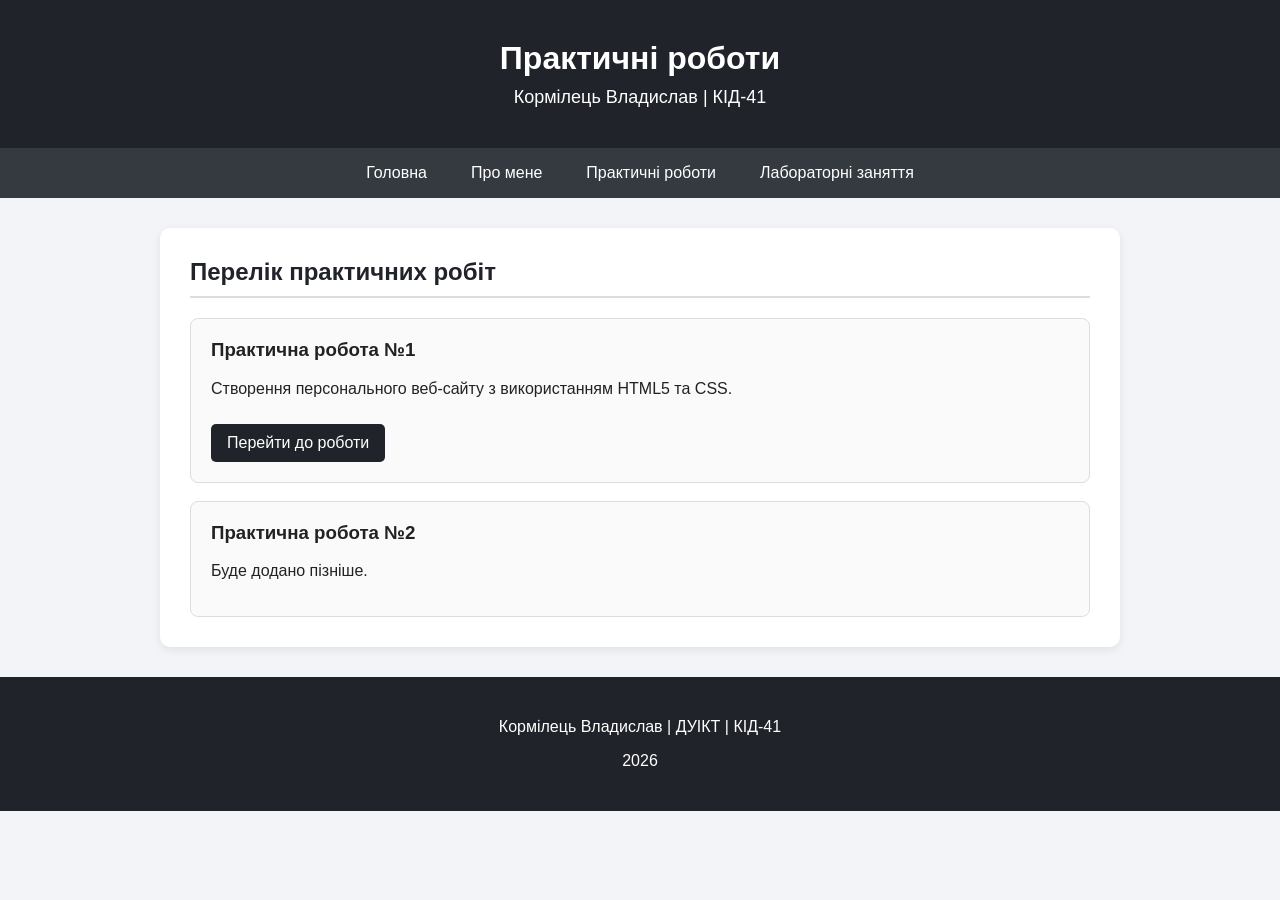
<file: practical.html>
<!DOCTYPE html>
<html lang="uk">
<head>
    <meta charset="UTF-8">
    <meta name="viewport" content="width=device-width, initial-scale=1.0">
    <title>Практичні роботи</title>
    <link rel="stylesheet" href="../style.css">
</head>

<body>

<header>
    <h1>Практичні роботи</h1>
    <p>Кормілець Владислав | КІД-41</p>
</header>

<nav>
    <a href="../index.html">Головна</a>
    <a href="about.html">Про мене</a>
    <a href="practical.html">Практичні роботи</a>
    <a href="laboratory.html">Лабораторні заняття</a>
</nav>

<main>

    <section>
        <h2>Перелік практичних робіт</h2>

        <article>
            <h3>Практична робота №1</h3>
            <p>
                Створення персонального веб-сайту з використанням
                HTML5 та CSS.
            </p>

            <a class="button" href="practical1.html">
                Перейти до роботи
            </a>
        </article>

        <br>

        <article>
            <h3>Практична робота №2</h3>
            <p>Буде додано пізніше.</p>
        </article>

    </section>

</main>

<footer>
    <p>Кормілець Владислав | ДУІКТ | КІД-41</p>
    <p>2026</p>
</footer>

</body>
</html>
</file>
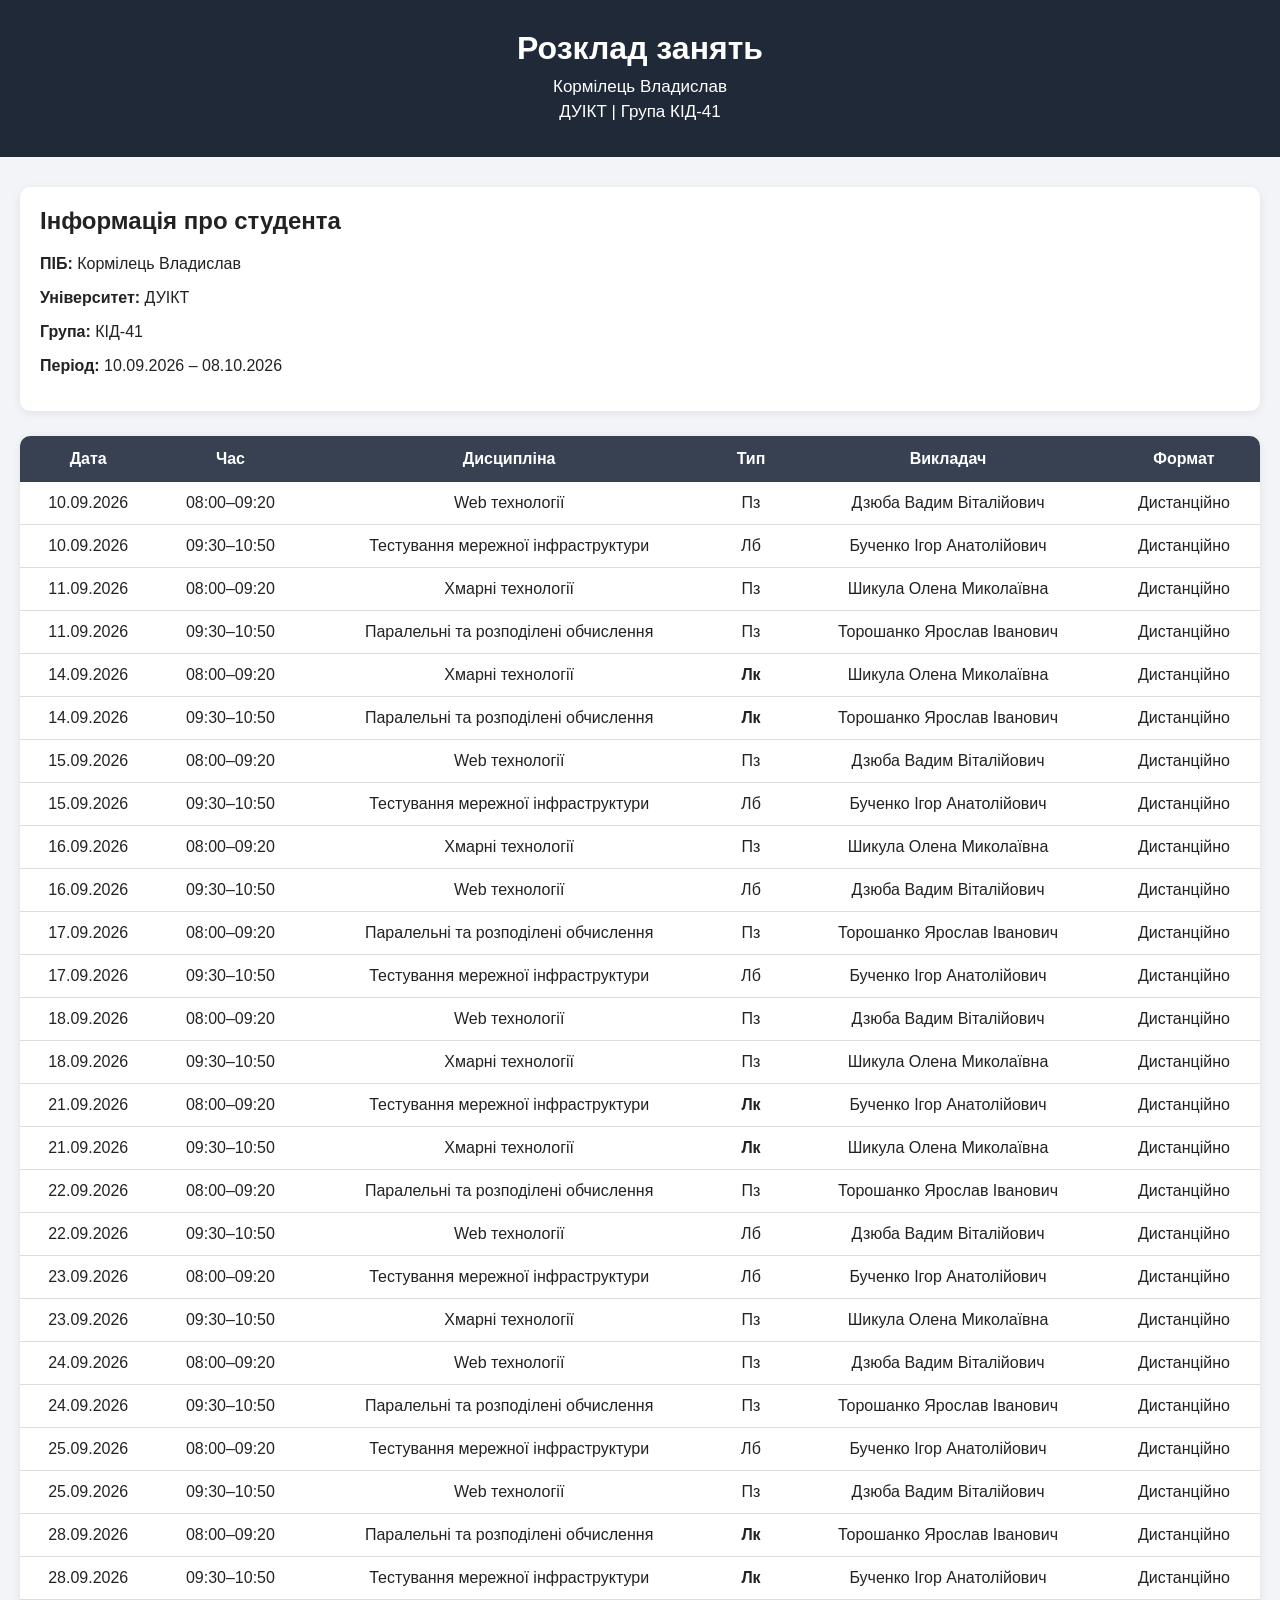
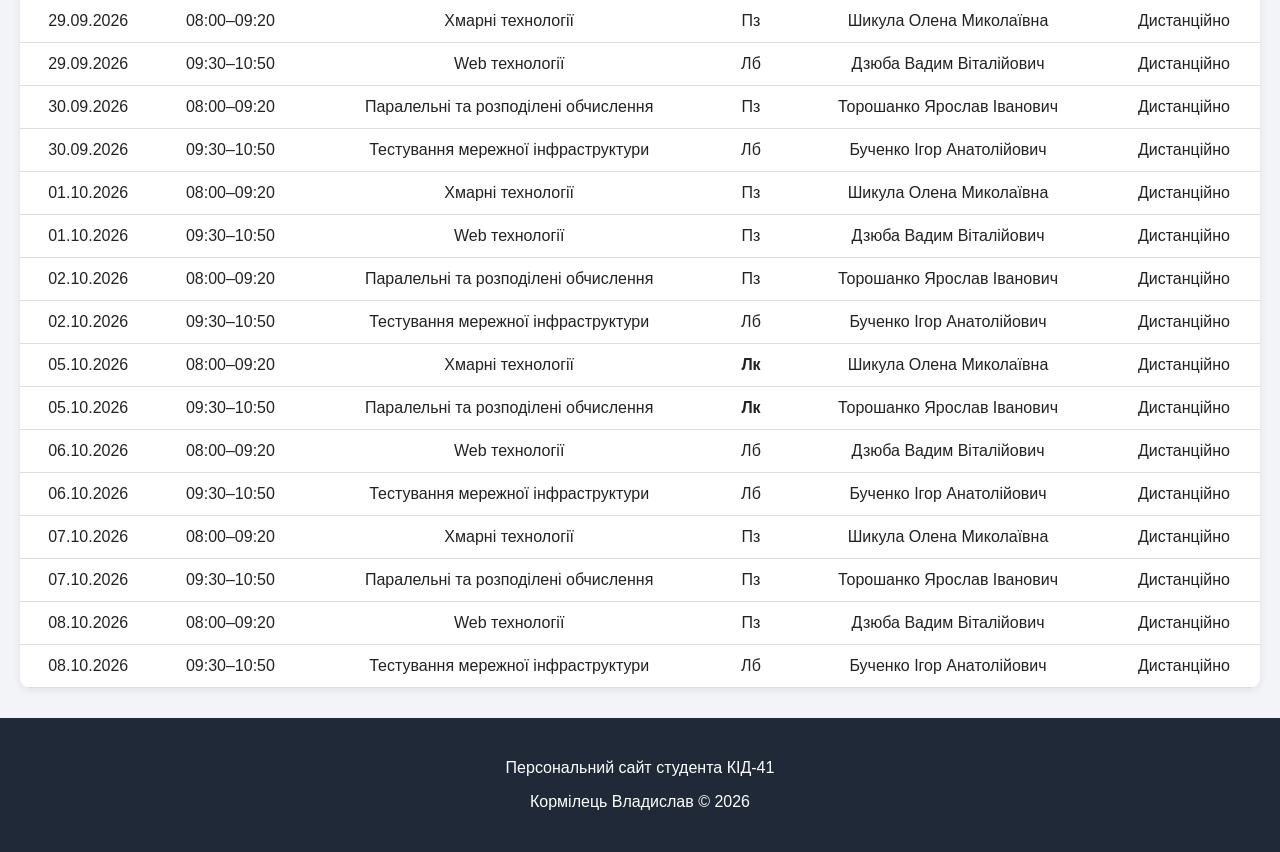
<file: practical1.html>
<!DOCTYPE html>
<html lang="uk">
<head>
    <meta charset="UTF-8">
    <meta name="viewport" content="width=device-width, initial-scale=1.0">
    <title>Розклад студента</title>

    <style>
        * {
            box-sizing: border-box;
        }

        body {
            margin: 0;
            font-family: Arial, sans-serif;
            background: #f2f4f7;
            color: #222;
        }

        header {
            background: #1f2937;
            color: white;
            padding: 30px 20px;
            text-align: center;
        }

        header h1 {
            margin: 0 0 10px;
        }

        header p {
            margin: 5px 0;
            font-size: 17px;
        }

        main {
            max-width: 1400px;
            margin: 30px auto;
            padding: 0 20px;
        }

        .student-info {
            background: white;
            padding: 20px;
            border-radius: 10px;
            margin-bottom: 25px;
            box-shadow: 0 2px 8px rgba(0, 0, 0, 0.08);
        }

        .student-info h2 {
            margin-top: 0;
        }

        .table-container {
            overflow-x: auto;
            background: white;
            border-radius: 10px;
            box-shadow: 0 2px 8px rgba(0, 0, 0, 0.08);
        }

        table {
            width: 100%;
            border-collapse: collapse;
            min-width: 900px;
        }

        th {
            background: #374151;
            color: white;
            padding: 14px;
            text-align: center;
        }

        td {
            padding: 12px;
            border-bottom: 1px solid #ddd;
            text-align: center;
        }

        tr:hover {
            background: #f5f5f5;
        }

        .lecture {
            font-weight: bold;
        }

        footer {
            text-align: center;
            padding: 25px;
            margin-top: 30px;
            background: #1f2937;
            color: white;
        }

        @media (max-width: 700px) {
            header h1 {
                font-size: 24px;
            }

            main {
                padding: 0 10px;
            }
        }
    </style>
</head>

<body>

<header>
    <h1>Розклад занять</h1>
    <p>Кормілець Владислав</p>
    <p>ДУІКТ | Група КІД-41</p>
</header>

<main>

    <section class="student-info">
        <h2>Інформація про студента</h2>
        <p><strong>ПІБ:</strong> Кормілець Владислав</p>
        <p><strong>Університет:</strong> ДУІКТ</p>
        <p><strong>Група:</strong> КІД-41</p>
        <p><strong>Період:</strong> 10.09.2026 – 08.10.2026</p>
    </section>

    <div class="table-container">

        <table>

            <thead>
                <tr>
                    <th>Дата</th>
                    <th>Час</th>
                    <th>Дисципліна</th>
                    <th>Тип</th>
                    <th>Викладач</th>
                    <th>Формат</th>
                </tr>
            </thead>

            <tbody>

                <tr>
                    <td>10.09.2026</td>
                    <td>08:00–09:20</td>
                    <td>Web технології</td>
                    <td>Пз</td>
                    <td>Дзюба Вадим Віталійович</td>
                    <td>Дистанційно</td>
                </tr>

                <tr>
                    <td>10.09.2026</td>
                    <td>09:30–10:50</td>
                    <td>Тестування мережної інфраструктури</td>
                    <td>Лб</td>
                    <td>Бученко Ігор Анатолійович</td>
                    <td>Дистанційно</td>
                </tr>

                <tr>
                    <td>11.09.2026</td>
                    <td>08:00–09:20</td>
                    <td>Хмарні технології</td>
                    <td>Пз</td>
                    <td>Шикула Олена Миколаївна</td>
                    <td>Дистанційно</td>
                </tr>

                <tr>
                    <td>11.09.2026</td>
                    <td>09:30–10:50</td>
                    <td>Паралельні та розподілені обчислення</td>
                    <td>Пз</td>
                    <td>Торошанко Ярослав Іванович</td>
                    <td>Дистанційно</td>
                </tr>

                <tr>
                    <td>14.09.2026</td>
                    <td>08:00–09:20</td>
                    <td>Хмарні технології</td>
                    <td class="lecture">Лк</td>
                    <td>Шикула Олена Миколаївна</td>
                    <td>Дистанційно</td>
                </tr>

                <tr>
                    <td>14.09.2026</td>
                    <td>09:30–10:50</td>
                    <td>Паралельні та розподілені обчислення</td>
                    <td class="lecture">Лк</td>
                    <td>Торошанко Ярослав Іванович</td>
                    <td>Дистанційно</td>
                </tr>

                <tr>
                    <td>15.09.2026</td>
                    <td>08:00–09:20</td>
                    <td>Web технології</td>
                    <td>Пз</td>
                    <td>Дзюба Вадим Віталійович</td>
                    <td>Дистанційно</td>
                </tr>

                <tr>
                    <td>15.09.2026</td>
                    <td>09:30–10:50</td>
                    <td>Тестування мережної інфраструктури</td>
                    <td>Лб</td>
                    <td>Бученко Ігор Анатолійович</td>
                    <td>Дистанційно</td>
                </tr>

                <tr>
                    <td>16.09.2026</td>
                    <td>08:00–09:20</td>
                    <td>Хмарні технології</td>
                    <td>Пз</td>
                    <td>Шикула Олена Миколаївна</td>
                    <td>Дистанційно</td>
                </tr>

                <tr>
                    <td>16.09.2026</td>
                    <td>09:30–10:50</td>
                    <td>Web технології</td>
                    <td>Лб</td>
                    <td>Дзюба Вадим Віталійович</td>
                    <td>Дистанційно</td>
                </tr>

                <tr>
                    <td>17.09.2026</td>
                    <td>08:00–09:20</td>
                    <td>Паралельні та розподілені обчислення</td>
                    <td>Пз</td>
                    <td>Торошанко Ярослав Іванович</td>
                    <td>Дистанційно</td>
                </tr>

                <tr>
                    <td>17.09.2026</td>
                    <td>09:30–10:50</td>
                    <td>Тестування мережної інфраструктури</td>
                    <td>Лб</td>
                    <td>Бученко Ігор Анатолійович</td>
                    <td>Дистанційно</td>
                </tr>

                <tr>
                    <td>18.09.2026</td>
                    <td>08:00–09:20</td>
                    <td>Web технології</td>
                    <td>Пз</td>
                    <td>Дзюба Вадим Віталійович</td>
                    <td>Дистанційно</td>
                </tr>

                <tr>
                    <td>18.09.2026</td>
                    <td>09:30–10:50</td>
                    <td>Хмарні технології</td>
                    <td>Пз</td>
                    <td>Шикула Олена Миколаївна</td>
                    <td>Дистанційно</td>
                </tr>

                <tr>
                    <td>21.09.2026</td>
                    <td>08:00–09:20</td>
                    <td>Тестування мережної інфраструктури</td>
                    <td class="lecture">Лк</td>
                    <td>Бученко Ігор Анатолійович</td>
                    <td>Дистанційно</td>
                </tr>

                <tr>
                    <td>21.09.2026</td>
                    <td>09:30–10:50</td>
                    <td>Хмарні технології</td>
                    <td class="lecture">Лк</td>
                    <td>Шикула Олена Миколаївна</td>
                    <td>Дистанційно</td>
                </tr>

                <tr>
                    <td>22.09.2026</td>
                    <td>08:00–09:20</td>
                    <td>Паралельні та розподілені обчислення</td>
                    <td>Пз</td>
                    <td>Торошанко Ярослав Іванович</td>
                    <td>Дистанційно</td>
                </tr>

                <tr>
                    <td>22.09.2026</td>
                    <td>09:30–10:50</td>
                    <td>Web технології</td>
                    <td>Лб</td>
                    <td>Дзюба Вадим Віталійович</td>
                    <td>Дистанційно</td>
                </tr>

                <tr>
                    <td>23.09.2026</td>
                    <td>08:00–09:20</td>
                    <td>Тестування мережної інфраструктури</td>
                    <td>Лб</td>
                    <td>Бученко Ігор Анатолійович</td>
                    <td>Дистанційно</td>
                </tr>

                <tr>
                    <td>23.09.2026</td>
                    <td>09:30–10:50</td>
                    <td>Хмарні технології</td>
                    <td>Пз</td>
                    <td>Шикула Олена Миколаївна</td>
                    <td>Дистанційно</td>
                </tr>

                <tr>
                    <td>24.09.2026</td>
                    <td>08:00–09:20</td>
                    <td>Web технології</td>
                    <td>Пз</td>
                    <td>Дзюба Вадим Віталійович</td>
                    <td>Дистанційно</td>
                </tr>

                <tr>
                    <td>24.09.2026</td>
                    <td>09:30–10:50</td>
                    <td>Паралельні та розподілені обчислення</td>
                    <td>Пз</td>
                    <td>Торошанко Ярослав Іванович</td>
                    <td>Дистанційно</td>
                </tr>

                <tr>
                    <td>25.09.2026</td>
                    <td>08:00–09:20</td>
                    <td>Тестування мережної інфраструктури</td>
                    <td>Лб</td>
                    <td>Бученко Ігор Анатолійович</td>
                    <td>Дистанційно</td>
                </tr>

                <tr>
                    <td>25.09.2026</td>
                    <td>09:30–10:50</td>
                    <td>Web технології</td>
                    <td>Пз</td>
                    <td>Дзюба Вадим Віталійович</td>
                    <td>Дистанційно</td>
                </tr>

                <tr>
                    <td>28.09.2026</td>
                    <td>08:00–09:20</td>
                    <td>Паралельні та розподілені обчислення</td>
                    <td class="lecture">Лк</td>
                    <td>Торошанко Ярослав Іванович</td>
                    <td>Дистанційно</td>
                </tr>

                <tr>
                    <td>28.09.2026</td>
                    <td>09:30–10:50</td>
                    <td>Тестування мережної інфраструктури</td>
                    <td class="lecture">Лк</td>
                    <td>Бученко Ігор Анатолійович</td>
                    <td>Дистанційно</td>
                </tr>

                <tr>
                    <td>29.09.2026</td>
                    <td>08:00–09:20</td>
                    <td>Хмарні технології</td>
                    <td>Пз</td>
                    <td>Шикула Олена Миколаївна</td>
                    <td>Дистанційно</td>
                </tr>

                <tr>
                    <td>29.09.2026</td>
                    <td>09:30–10:50</td>
                    <td>Web технології</td>
                    <td>Лб</td>
                    <td>Дзюба Вадим Віталійович</td>
                    <td>Дистанційно</td>
                </tr>

                <tr>
                    <td>30.09.2026</td>
                    <td>08:00–09:20</td>
                    <td>Паралельні та розподілені обчислення</td>
                    <td>Пз</td>
                    <td>Торошанко Ярослав Іванович</td>
                    <td>Дистанційно</td>
                </tr>

                <tr>
                    <td>30.09.2026</td>
                    <td>09:30–10:50</td>
                    <td>Тестування мережної інфраструктури</td>
                    <td>Лб</td>
                    <td>Бученко Ігор Анатолійович</td>
                    <td>Дистанційно</td>
                </tr>

                <tr>
                    <td>01.10.2026</td>
                    <td>08:00–09:20</td>
                    <td>Хмарні технології</td>
                    <td>Пз</td>
                    <td>Шикула Олена Миколаївна</td>
                    <td>Дистанційно</td>
                </tr>

                <tr>
                    <td>01.10.2026</td>
                    <td>09:30–10:50</td>
                    <td>Web технології</td>
                    <td>Пз</td>
                    <td>Дзюба Вадим Віталійович</td>
                    <td>Дистанційно</td>
                </tr>

                <tr>
                    <td>02.10.2026</td>
                    <td>08:00–09:20</td>
                    <td>Паралельні та розподілені обчислення</td>
                    <td>Пз</td>
                    <td>Торошанко Ярослав Іванович</td>
                    <td>Дистанційно</td>
                </tr>

                <tr>
                    <td>02.10.2026</td>
                    <td>09:30–10:50</td>
                    <td>Тестування мережної інфраструктури</td>
                    <td>Лб</td>
                    <td>Бученко Ігор Анатолійович</td>
                    <td>Дистанційно</td>
                </tr>

                <tr>
                    <td>05.10.2026</td>
                    <td>08:00–09:20</td>
                    <td>Хмарні технології</td>
                    <td class="lecture">Лк</td>
                    <td>Шикула Олена Миколаївна</td>
                    <td>Дистанційно</td>
                </tr>

                <tr>
                    <td>05.10.2026</td>
                    <td>09:30–10:50</td>
                    <td>Паралельні та розподілені обчислення</td>
                    <td class="lecture">Лк</td>
                    <td>Торошанко Ярослав Іванович</td>
                    <td>Дистанційно</td>
                </tr>

                <tr>
                    <td>06.10.2026</td>
                    <td>08:00–09:20</td>
                    <td>Web технології</td>
                    <td>Лб</td>
                    <td>Дзюба Вадим Віталійович</td>
                    <td>Дистанційно</td>
                </tr>

                <tr>
                    <td>06.10.2026</td>
                    <td>09:30–10:50</td>
                    <td>Тестування мережної інфраструктури</td>
                    <td>Лб</td>
                    <td>Бученко Ігор Анатолійович</td>
                    <td>Дистанційно</td>
                </tr>

                <tr>
                    <td>07.10.2026</td>
                    <td>08:00–09:20</td>
                    <td>Хмарні технології</td>
                    <td>Пз</td>
                    <td>Шикула Олена Миколаївна</td>
                    <td>Дистанційно</td>
                </tr>

                <tr>
                    <td>07.10.2026</td>
                    <td>09:30–10:50</td>
                    <td>Паралельні та розподілені обчислення</td>
                    <td>Пз</td>
                    <td>Торошанко Ярослав Іванович</td>
                    <td>Дистанційно</td>
                </tr>

                <tr>
                    <td>08.10.2026</td>
                    <td>08:00–09:20</td>
                    <td>Web технології</td>
                    <td>Пз</td>
                    <td>Дзюба Вадим Віталійович</td>
                    <td>Дистанційно</td>
                </tr>

                <tr>
                    <td>08.10.2026</td>
                    <td>09:30–10:50</td>
                    <td>Тестування мережної інфраструктури</td>
                    <td>Лб</td>
                    <td>Бученко Ігор Анатолійович</td>
                    <td>Дистанційно</td>
                </tr>

            </tbody>

        </table>

    </div>

</main>

<footer>
    <p>Персональний сайт студента КІД-41</p>
    <p>Кормілець Владислав © 2026</p>
</footer>

</body>
</html>
</file>
<file: style.css>
* {
    box-sizing: border-box;
}

body {
    margin: 0;
    font-family: Arial, sans-serif;
    background-color: #f2f4f7;
    color: #222;
}

header {
    background-color: #20232a;
    color: white;
    text-align: center;
    padding: 40px 20px;
}

header h1 {
    margin: 0 0 10px;
    font-size: 32px;
}

header p {
    margin: 0;
    font-size: 18px;
}

nav {
    background-color: #343a40;
    display: flex;
    justify-content: center;
    flex-wrap: wrap;
}

nav a {
    color: white;
    text-decoration: none;
    padding: 16px 22px;
    display: block;
}

nav a:hover {
    background-color: #495057;
}

main {
    max-width: 1000px;
    margin: 30px auto;
    padding: 0 20px;
}

section {
    background-color: white;
    margin-bottom: 30px;
    padding: 30px;
    border-radius: 10px;
    box-shadow: 0 3px 10px rgba(0, 0, 0, 0.08);
}

section h2 {
    margin-top: 0;
    color: #20232a;
    border-bottom: 2px solid #ddd;
    padding-bottom: 10px;
}

.about-preview {
    line-height: 1.6;
}

.work-list {
    display: grid;
    grid-template-columns: repeat(auto-fit, minmax(280px, 1fr));
    gap: 20px;
}

article {
    border: 1px solid #ddd;
    border-radius: 8px;
    padding: 20px;
    background-color: #fafafa;
}

article h3 {
    margin-top: 0;
}

.button {
    display: inline-block;
    margin-top: 10px;
    padding: 10px 16px;
    background-color: #20232a;
    color: white;
    text-decoration: none;
    border-radius: 5px;
}

.button:hover {
    background-color: #495057;
}

footer {
    background-color: #20232a;
    color: white;
    text-align: center;
    padding: 25px;
    margin-top: 30px;
}

footer a {
    color: white;
}
</file>
<file: lab2.css>
li:first-child {
    font-weight: bold;
}

a:last-child {
    color: red;
}

input:disabled {
    background-color: gray;
}

div > p {
    font-weight: 600; /* або bold / semi-bold */
}

[href^="https"] {
    color: green;
}

input[type="text"] {
    border: 1px solid blue;
}

li:first-child,
li:last-child {
    font-size: 24px;
}

div p {
    font-size: 16px;
}

input:checked {
    background-color: lightblue;
    accent-color: lightblue; 
}


li > a {
    text-decoration: underline;
}

li:nth-child(even) {
    font-weight: bold;
}

input[type="text"]:not(:disabled) {
    background-color: gray;
}

p:first-child {
    font-size: 24px;
}


.special + li {
    text-decoration: line-through;
}

p::first-letter {
    font-size: 36px;
}

a::after {
    content: " ↗";
}
</file>
<file: lab4.css>
:root {
  --border-color: #7a7a7a;
  --outer-frame: #c4c4c4;
  --text-dark: #333333;
  --line-light: #b5b5b5;
  --accent-fill: #8c8c8c;
}

* {
  box-sizing: border-box;
  margin: 0;
  padding: 0;
}

body {
  background-color: #f4f4f4;
  font-family: 'Montserrat', sans-serif;
  color: var(--text-dark);
  padding: 2vw;
  display: flex;
  justify-content: center;
  min-height: 100vh;
}

/* Головний контейнер планера на CSS Grid */
.planner-wrapper {
  width: 100%;
  max-width: 1300px;
  background: #ffffff;
  border: 6px solid var(--outer-frame);
  display: grid;
  grid-template-rows: auto 1fr 16px;
  box-shadow: 0 8px 24px rgba(0, 0, 0, 0.08);
}

/* --- ВЕРХНЯ ШАПКА (HEADER) --- */
.planner-header {
  display: grid;
  grid-template-columns: auto 1fr 1.2fr auto;
  align-items: end;
  gap: 20px;
  padding: 16px 24px 12px 24px;
  border-bottom: 2px solid var(--border-color);
}

.main-title {
  font-family: 'Anton', sans-serif;
  font-size: clamp(2.2rem, 4vw, 3.6rem);
  letter-spacing: 2px;
  line-height: 0.95;
  color: #555555;
  -webkit-text-stroke: 1.5px #2b2b2b;
  text-transform: uppercase;
}

.header-field {
  display: flex;
  align-items: baseline;
  gap: 8px;
  font-size: clamp(0.7rem, 0.9vw, 0.85rem);
  font-weight: 700;
  letter-spacing: 0.5px;
  padding-bottom: 4px;
}

.header-field label {
  white-space: nowrap;
}

.header-field input {
  width: 100%;
  border: none;
  border-bottom: 1.5px solid var(--line-light);
  font-family: 'Caveat', cursive;
  font-size: 1.3rem;
  color: #222;
  padding: 0 4px;
  outline: none;
  background: transparent;
}

.header-field input:focus {
  border-bottom-color: #333;
}

.header-checks {
  display: grid;
  gap: 6px;
  justify-items: end;
  font-size: clamp(0.68rem, 0.85vw, 0.8rem);
  font-weight: 700;
  padding-bottom: 2px;
}

.check-label-right {
  display: flex;
  align-items: center;
  gap: 8px;
  cursor: pointer;
  user-select: none;
}

/* Кастомний стиль чекбоксів */
input[type="checkbox"] {
  appearance: none;
  -webkit-appearance: none;
  width: 14px;
  height: 14px;
  border: 1.5px solid var(--line-light);
  background-color: #fff;
  cursor: pointer;
  display: inline-grid;
  place-content: center;
  flex-shrink: 0;
  transition: border-color 0.15s;
}

input[type="checkbox"]:hover {
  border-color: #555;
}

input[type="checkbox"]::before {
  content: "";
  width: 8px;
  height: 8px;
  transform: scale(0);
  transition: 120ms transform ease-in-out;
  background-color: #444;
  clip-path: polygon(14% 44%, 0 65%, 50% 100%, 100% 16%, 80% 0%, 43% 62%);
}

input[type="checkbox"]:checked::before {
  transform: scale(1);
}

/* --- ОСНОВНА СІТКА ПЛАНЕРА --- */
.planner-grid {
  display: grid;
  grid-template-columns: minmax(210px, 1.15fr) repeat(3, minmax(160px, 1fr));
  grid-template-rows: 1fr 1fr 0.5fr 0.5fr;
}

/* Ліва колонка: TO DO */
.todo-sidebar {
  grid-column: 1 / 2;
  grid-row: 1 / 5;
  border-right: 2px solid var(--border-color);
  padding: 10px 18px 16px 20px;
  display: flex;
  flex-direction: column;
  justify-content: space-between;
  gap: 14px;
}

.todo-top-label {
  text-align: right;
  font-size: 0.75rem;
  font-weight: 700;
  margin-bottom: -8px;
}

.todo-section h3 {
  font-size: 0.78rem;
  font-weight: 700;
  letter-spacing: 0.5px;
  margin-bottom: 6px;
  text-transform: uppercase;
}

.todo-row {
  display: flex;
  align-items: center;
  gap: 8px;
  margin-bottom: 4px;
}

.todo-row input[type="text"] {
  width: 100%;
  border: none;
  border-bottom: 1.2px solid var(--line-light);
  font-family: 'Caveat', cursive;
  font-size: 1.25rem;
  line-height: 1.1;
  padding: 2px 4px;
  outline: none;
  color: #222;
  background: transparent;
}

.todo-row input[type="text"]:focus {
  border-bottom-color: #333;
}

/* Закреслення тексту при активному чекбоксі */
.todo-row input[type="checkbox"]:checked + input[type="text"] {
  text-decoration: line-through;
  color: #888;
}

/* Блоки днів тижня */
.day-box {
  position: relative;
  display: flex;
  flex-direction: column;
  padding: 10px 14px;
  min-height: 210px;
}

/* Розташування днів у сітці */
.monday {
  grid-column: 2 / 3;
  grid-row: 1 / 3;
  border-right: 1.5px solid var(--border-color);
  border-bottom: 1.5px solid var(--border-color);
}

.tuesday {
  grid-column: 3 / 4;
  grid-row: 1 / 3;
  border-right: 1.5px solid var(--border-color);
  border-bottom: 1.5px solid var(--border-color);
}

.wednesday {
  grid-column: 4 / 5;
  grid-row: 1 / 3;
  border-bottom: 1.5px solid var(--border-color);
}

.thursday {
  grid-column: 2 / 3;
  grid-row: 3 / 5;
  border-right: 1.5px solid var(--border-color);
}

.friday {
  grid-column: 3 / 4;
  grid-row: 3 / 5;
  border-right: 1.5px solid var(--border-color);
}

.saturday {
  grid-column: 4 / 5;
  grid-row: 3 / 4;
  border-bottom: 1.5px solid var(--border-color);
  min-height: 125px;
}

.sunday {
  grid-column: 4 / 5;
  grid-row: 4 / 5;
  min-height: 125px;
}

/* Декоративні трикутники-прапорці на кутах */
.corner-flag::before {
  content: "";
  position: absolute;
  top: 0;
  left: 0;
  width: 0;
  height: 0;
  border-top: 10px solid var(--accent-fill);
  border-right: 10px solid transparent;
}

.corner-flag-center::before {
  content: "";
  position: absolute;
  top: 0;
  left: -8px;
  width: 0;
  height: 0;
  border-top: 10px solid var(--accent-fill);
  border-left: 8px solid transparent;
  border-right: 8px solid transparent;
}

.day-header {
  display: grid;
  grid-template-columns: 1fr auto 1fr;
  align-items: center;
  margin-bottom: 8px;
}

.day-header span {
  grid-column: 2 / 3;
  font-size: 0.8rem;
  font-weight: 700;
  letter-spacing: 0.8px;
  text-transform: uppercase;
}

.day-header input[type="checkbox"] {
  grid-column: 3 / 4;
  justify-self: end;
}

/* Редагована область для нотаток дня */
.day-notes {
  width: 100%;
  height: 100%;
  flex: 1;
  border: none;
  resize: none;
  outline: none;
  font-family: 'Caveat', cursive;
  font-size: 1.35rem;
  line-height: 1.35;
  color: #2b2b2b;
  background: transparent;
}

/* Нижня сіра смуга */
.planner-footer {
  background-color: var(--accent-fill);
  border-top: 2px solid var(--border-color);
}
</file>
<file: lab5.css>
@import url('https://fonts.googleapis.com/css2?family=Heebo:wght@400;500;700;900&display=swap');

* {
    box-sizing: border-box;
    margin: 0;
    padding: 0;
}

body {
    font-family: 'Heebo', sans-serif;
    color: #21243D;
    background-color: #FFFFFF;
    line-height: 1.5;
}

.header {
    max-width: 1032px;
    margin: 0 auto;
    padding: 27px 60px;
}

.nav {
    display: flex;
    justify-content: flex-end;
    gap: 33px;
}

.nav a {
    text-decoration: none;
    color: #000000;
    font-size: 20px;
    font-weight: 500;
    transition: color 0.2s ease;
}

.nav a:hover {
    color: #FF6464;
}

.portfolio {
    max-width: 856px;
    margin: 0 auto;
    padding: 80px 20px 70px;
}

.hero-container {
    display: flex;
    justify-content: space-between;
    align-items: center;
    gap: 40px;
}

.hero-content {
    max-width: 500px;
}

.hero-content h1 {
    font-size: 44px;
    font-weight: 700;
    line-height: 1.35;
    color: #21243D;
    margin-bottom: 24px;
}

.hero-content p {
    font-size: 16px;
    font-weight: 400;
    line-height: 1.5;
    color: #21243D;
}

.hero-image {
    flex-shrink: 0;
    position: relative;
}

.hero-image::before {
    content: "";
    position: absolute;
    top: 13px;
    left: -5px;
    width: 243px;
    height: 243px;
    background-color: #EDF7FA;
    border-radius: 50%;
    z-index: 0;
}

.hero-image img {
    position: relative;
    z-index: 1;
    width: 243px;
    height: 243px;
    border-radius: 50%;
    object-fit: cover;
    display: block;
}

/* Кнопка Download */
.btn-resume {
    display: inline-block;
    margin-top: 28px;
    background-color: #FF6464;
    color: #FFFFFF;
    font-family: 'Heebo', sans-serif;
    font-size: 20px;
    font-weight: 500;
    padding: 10px 24px;
    border: none;
    border-radius: 2px;
    cursor: pointer;
    transition: background-color 0.2s ease;
}

.btn-resume:hover {
    background-color: #e85353;
}

.pr-section {
    background-color: #EDF7FA;
    padding: 25px 20px 35px;
}

.practicals-container {
    max-width: 856px;
    margin: 0 auto;
}

.section-header {
    margin-bottom: 18px;
}

.section-header h2 {
    font-size: 22px;
    font-weight: 400;
    color: #21243D;
}

.posts-grid {
    display: grid;
    grid-template-columns: repeat(2, 1fr);
    gap: 20px;
}

.post-card {
    background-color: #FFFFFF;
    border-radius: 4px;
    padding: 24px 22px 28px;
    box-shadow: 0 4px 10px rgba(187, 225, 250, 0.25);
}

.post-card h3 {
    font-size: 26px;
    font-weight: 700;
    line-height: 1.4;
    color: #21243D;
    margin-bottom: 16px;
}

.post-text {
    font-size: 16px;
    font-weight: 400;
    line-height: 1.5;
    color: #21243D;
}


.lab-section {
    padding: 25px 20px 80px;
}

.labs-grid {
    max-width: 856px;
    margin: 0 auto;
}

.labs-grid > h2 {
    font-size: 22px;
    font-weight: 400;
    color: #21243D;
    margin-bottom: 22px;
}

.work-item {
    display: flex;
    align-items: flex-start;
    gap: 18px;
    padding-bottom: 30px;
    margin-bottom: 30px;
    border-bottom: 1px solid #E0E0E0;
}

.work-item img {
    width: 246px;
    height: 180px;
    border-radius: 6px;
    object-fit: cover;
    flex-shrink: 0;
}

.work-info h3 {
    font-size: 30px;
    font-weight: 700;
    line-height: 1.2;
    color: #21243D;
    margin-bottom: 14px;
}

.work-info .year {
    display: inline-block;
    background-color: #142850;
    color: #FFFFFF;
    font-size: 18px;
    font-weight: 900;
    line-height: 1;
    padding: 4px 12px;
    border-radius: 16px;
    margin-bottom: 18px;
}

.work-info p {
    font-size: 16px;
    font-weight: 400;
    line-height: 1.5;
    color: #21243D;
    margin-bottom: 14px;
}

.work-info a {
    display: inline-block;
    text-decoration: none;
    color: #00A8CC;
    font-size: 16px;
    font-weight: 500;
    transition: color 0.2s ease;
}

.work-info a:hover {
    color: #FF6464;
    text-decoration: underline;
}

@media (max-width: 768px) {
    .header {
        padding: 20px;
    }

    .nav {
        justify-content: center;
    }

    .portfolio {
        padding: 35px 20px 55px;
        text-align: center;
    }

    .hero-container {
        flex-direction: column-reverse;
        gap: 30px;
    }

    .hero-content h1 {
        font-size: 32px;
    }

    .posts-grid {
        grid-template-columns: 1fr;
    }

    .work-item {
        flex-direction: column;
    }

    .work-item img {
        width: 100%;
        height: 220px;
    }
}
</file>
<file: lab8.css>
@import url('https://fonts.googleapis.com/css2?family=Heebo:wght@400;500;700;900&display=swap');

* {
    box-sizing: border-box;
    margin: 0;
    padding: 0;
}

html {
    scroll-behavior: smooth;
}

body {
    font-family: 'Heebo', sans-serif;
    color: #21243D;
    background-color: #FFFFFF;
    line-height: 1.5;
}

/* --- ШАПКА ТА БУРГЕР-МЕНЮ --- */
.header {
    max-width: 1032px;
    margin: 0 auto;
    padding: 27px 60px;
    position: relative;
}

.burger-checkbox,
.burger-btn {
    display: none;
}

.nav {
    display: flex;
    justify-content: flex-end;
    gap: 33px;
}

.nav a {
    text-decoration: none;
    color: #000000;
    font-size: 20px;
    font-weight: 500;
    transition: color 0.2s ease;
}

.nav a:hover {
    color: #FF6464;
}

/* --- HERO СЕКЦІЯ --- */
.portfolio {
    max-width: 856px;
    margin: 0 auto;
    padding: 80px 20px 70px;
}

.hero-container {
    display: flex;
    justify-content: space-between;
    align-items: flex-start;
    gap: 40px;
}

.hero-content {
    max-width: 500px;
}

.hero-content h1 {
    font-size: 44px;
    font-weight: 700;
    line-height: 1.35;
    color: #21243D;
    margin-bottom: 24px;
}

.hero-content p {
    font-size: 16px;
    font-weight: 400;
    line-height: 1.5;
    color: #21243D;
}

.hero-image {
    flex-shrink: 0;
    position: relative;
}

.hero-image::before {
    content: "";
    position: absolute;
    top: 13px;
    left: -5px;
    width: 243px;
    height: 243px;
    background-color: #EDF7FA;
    border-radius: 50%;
    z-index: 0;
}

.hero-image img {
    position: relative;
    z-index: 1;
    width: 243px;
    height: 243px;
    border-radius: 50%;
    object-fit: cover;
    display: block;
}

.btn-resume {
    display: inline-block;
    margin-top: 32px;
    background-color: #FF6464;
    color: #FFFFFF;
    font-family: 'Heebo', sans-serif;
    font-size: 20px;
    font-weight: 500;
    padding: 12px 26px;
    border: none;
    border-radius: 2px;
    cursor: pointer;
    transition: background-color 0.2s ease;
}

.btn-resume:hover {
    background-color: #e85353;
}

/* --- СЕКЦІЯ ПРАКТИЧНИХ РОБІТ (Recent posts) --- */
.pr-section {
    background-color: #EDF7FA;
    padding: 25px 20px 35px;
}

.practicals-container {
    max-width: 856px;
    margin: 0 auto;
}

.section-header {
    display: flex;
    justify-content: space-between;
    align-items: center;
    margin-bottom: 18px;
}

.section-header h2 {
    font-size: 22px;
    font-weight: 400;
    color: #21243D;
}

.view-all {
    text-decoration: none;
    color: #00A8CC;
    font-size: 16px;
}

.view-all:hover {
    text-decoration: underline;
}

.posts-grid {
    display: grid;
    grid-template-columns: repeat(2, 1fr);
    gap: 20px;
}

.post-card {
    background-color: #FFFFFF;
    border-radius: 4px;
    padding: 24px 22px 28px;
    box-shadow: 0 4px 10px rgba(187, 225, 250, 0.25);
}

.post-card h3 {
    font-size: 26px;
    font-weight: 700;
    line-height: 1.4;
    color: #21243D;
    margin-bottom: 14px;
}

.post-meta {
    display: flex;
    align-items: center;
    gap: 16px;
    font-size: 18px;
    color: #21243D;
    margin-bottom: 14px;
}

.post-text {
    font-size: 16px;
    font-weight: 400;
    line-height: 1.5;
    color: #21243D;
}

/* --- СЕКЦІЯ ЛАБОРАТОРНИХ РОБІТ (Featured works) --- */
.lab-section {
    padding: 25px 20px 60px;
}

.labs-grid {
    max-width: 856px;
    margin: 0 auto;
}

.labs-grid > h2 {
    font-size: 22px;
    font-weight: 400;
    color: #21243D;
    margin-bottom: 22px;
}

.work-item {
    display: flex;
    align-items: flex-start;
    gap: 18px;
    padding-bottom: 30px;
    margin-bottom: 30px;
    border-bottom: 1px solid #E0E0E0;
}

.work-item img {
    width: 246px;
    height: 180px;
    border-radius: 6px;
    object-fit: cover;
    flex-shrink: 0;
}

.work-info h3 {
    font-size: 30px;
    font-weight: 700;
    line-height: 1.2;
    color: #21243D;
    margin-bottom: 14px;
}

.work-meta {
    display: flex;
    align-items: center;
    gap: 22px;
    margin-bottom: 16px;
}

.work-info .year {
    display: inline-block;
    background-color: #142850;
    color: #FFFFFF;
    font-size: 18px;
    font-weight: 900;
    line-height: 1;
    padding: 4px 12px;
    border-radius: 16px;
}

.work-meta .category {
    font-size: 20px;
    color: #8695A4;
}

.work-info p {
    font-size: 16px;
    font-weight: 400;
    line-height: 1.5;
    color: #21243D;
    margin-bottom: 14px;
}

.work-info a {
    display: inline-block;
    text-decoration: none;
    color: #00A8CC;
    font-size: 16px;
    font-weight: 500;
    transition: color 0.2s ease;
}

.work-info a:hover {
    color: #FF6464;
    text-decoration: underline;
}

/* --- FOOTER --- */
.footer {
    padding: 50px 20px 54px;
    text-align: center;
}

.social-links {
    display: flex;
    justify-content: center;
    align-items: center;
    gap: 35px;
    margin-bottom: 26px;
}

.social-links a {
    color: #21243D;
    transition: color 0.2s ease, transform 0.2s ease;
    display: inline-flex;
}

.social-links a:hover {
    color: #FF6464;
    transform: translateY(-2px);
}

.copyright {
    font-size: 14px;
    color: #21243D;
}

/* =================================================
   АДАПТИВНІСТЬ ПІД МОБІЛЬНІ ПРИСТРОЇ (FIGMA MOBILE)
   ================================================= */
@media (max-width: 768px) {
    /* Шапка та бургер-меню */
    .header {
        padding: 20px 18px;
        display: flex;
        justify-content: flex-end;
    }

    .burger-btn {
        display: flex;
        flex-direction: column;
        justify-content: space-between;
        width: 30px;
        height: 18px;
        cursor: pointer;
        z-index: 20;
    }

    .burger-btn span {
        display: block;
        height: 2px;
        width: 100%;
        background-color: #21243D;
        transition: transform 0.3s ease, opacity 0.3s ease;
    }

    /* Анімація бургера в хрестик */
    .burger-checkbox:checked + .burger-btn span:nth-child(1) {
        transform: translateY(8px) rotate(45deg);
    }

    .burger-checkbox:checked + .burger-btn span:nth-child(2) {
        opacity: 0;
    }

    .burger-checkbox:checked + .burger-btn span:nth-child(3) {
        transform: translateY(-8px) rotate(-45deg);
    }

    /* Випадаюче мобільне меню */
    .nav {
        display: none;
        position: absolute;
        top: 58px;
        left: 0;
        right: 0;
        background-color: #FFFFFF;
        flex-direction: column;
        align-items: center;
        gap: 20px;
        padding: 24px;
        box-shadow: 0 10px 25px rgba(0, 0, 0, 0.12);
        z-index: 15;
    }

    .burger-checkbox:checked ~ .nav {
        display: flex;
    }

    /* Hero блок на мобільному */
    .portfolio {
        padding: 25px 24px 58px;
        text-align: center;
    }

    .hero-container {
        flex-direction: column-reverse;
        align-items: center;
        gap: 34px;
    }

    /* Зменшення аватара до 170x170px як у Figma Mobile */
    .hero-image::before,
    .hero-image img {
        width: 170px;
        height: 170px;
    }

    .hero-image::before {
        top: 9px;
        left: -4px;
    }

    .hero-content h1 {
        font-size: 32px;
        line-height: 1.25;
        margin-bottom: 20px;
    }

    .btn-resume {
        margin-top: 26px;
    }

    /* Практичні роботи (Recent posts) */
    .pr-section {
        padding: 18px 12px 38px;
    }

    .section-header {
        justify-content: center;
    }

    .section-header h2 {
        font-size: 18px;
    }

    .view-all {
        display: none; /* У мобільному макеті Figma приховано */
    }

    .posts-grid {
        grid-template-columns: 1fr;
        gap: 17px;
    }

    .post-card {
        padding: 18px 20px 22px;
    }

    .post-card h3 {
        font-size: 22px;
        line-height: 1.35;
    }

    .post-meta {
        font-size: 16px;
        gap: 12px;
    }

    /* Лабораторні роботи (Featured works) */
    .lab-section {
        padding: 18px 18px 40px;
    }

    .labs-grid > h2 {
        font-size: 18px;
        text-align: center;
        margin-bottom: 18px;
    }

    .work-item {
        flex-direction: column;
        gap: 16px;
        padding-bottom: 20px;
        margin-bottom: 24px;
    }

    .work-item img {
        width: 100%;
        height: 230px;
    }

    .work-info h3 {
        font-size: 24px;
        margin-bottom: 12px;
    }

    .work-info .year {
        font-size: 16px;
    }

    .work-meta .category {
        font-size: 16px;
    }
}
</file>
<file: style1.css>
body {
    font-family: Arial, sans-serif;
    background-color: #f0f2f5;
    color: #333;
    padding: 20px;
}


header a {
    color: #0066cc;
    text-decoration: none;
}


.registration-form {
    background-color: #ffffff;
    color: #333;

    max-width: 400px;
    padding: 20px;

    border-radius: 8px;

    box-shadow: 0 4px 10px rgba(0, 0, 0, 0.1);
    margin: 20px auto;
}

.form-control {
    width: 100%;
    padding: 8px;
    margin-top: 5px;
    margin-bottom: 15px;
    border: 1px solid #ccc;
    border-radius: 4px;
    box-sizing: border-box; 
}

.btn-submit {
    width: 100%;
    padding: 10px;
    background-color: #28a745;
    color: white;
    border: none;
    border-radius: 4px;
    cursor: pointer;
    font-size: 16px;
}

.btn-submit:hover {
    background-color: #218838;
}
</file>
<file: style3.css>
* {
    box-sizing: border-box;
    margin: 0;
    padding: 0;
}

body {
    background-color: #fefeff;
    font-family: 'Roboto', sans-serif;
    display: flex;
    flex-direction: column;
    align-items: center;
    justify-content: center;
    min-height: 100vh;
    color: #fff;
}

h1 {
    margin-bottom: 20px;
    font-size: 1.5rem;
    color: #b5bac1;
}

/* Корпус клавіатури */
.keyboard {
    background: linear-gradient(135deg, #fefeff 0%, #a5a9b3 100%);
    padding: 24px;
    border-radius: 16px;
    box-shadow: 0 15px 35px rgba(0, 0, 0, 0.5), inset 0 2px 4px rgba(255, 255, 255, 0.1);
    display: inline-flex;
    flex-direction: column;
    gap: 10px;
    border: 2px solid #202225;
}

/* Верхня панель (індикатори) */
.top-panel {
    display: flex;
    justify-content: space-between;
    align-items: center;
    margin-bottom: 5px;
    padding: 0 5px;
}

.indicators {
    display: flex;
    gap: 15px;
    margin-left: auto;
    margin-right: 30px;
}

.indicator {
    display: flex;
    flex-direction: column;
    align-items: center;
    font-size: 10px;
    color: #80848e;
    gap: 3px;
}

.indicator-dot {
    width: 6px;
    height: 6px;
    background-color: #1a1b1e;
    border-radius: 50%;
    box-shadow: inset 0 1px 2px rgba(0,0,0,0.8);
}

.indicator.active .indicator-dot {
    background-color: #00ffcc;
    box-shadow: 0 0 6px #00ffcc, inset 0 1px 2px rgba(0,0,0,0.3);
}

/* Основний макет блоків */
.main-layout {
    display: flex;
    gap: 15px;
}

.keyboard-section {
    display: flex;
    flex-direction: column;
    gap: 6px;
}

.row {
    display: flex;
    gap: 6px;
}

/* Стилі окремих клавіш */
.key {
    background: linear-gradient(to bottom, #3b3f46, #2c2f33);
    border: 1px solid #1f2124;
    border-bottom: 3px solid #151618;
    border-radius: 6px;
    color: #dcddde;
    font-family: 'Share Tech Mono', monospace;
    font-size: 13px;
    display: flex;
    flex-direction: column;
    align-items: center;
    justify-content: center;
    cursor: pointer;
    user-select: none;
    transition: all 0.08s ease;
    box-shadow: 0 3px 5px rgba(0,0,0,0.2);
    height: 44px;
    width: 44px;
}

.key:hover {
    background: linear-gradient(to bottom, #454a52, #34373c);
    color: #ffffff;
}

/* Ефект натискання */
.key:active, .key.pressed {
    background: #25272a;
    border-bottom-width: 1px;
    transform: translateY(2px);
    box-shadow: 0 1px 2px rgba(0,0,0,0.3);
}

/* Різні розміри клавіш */
.key.w-1-25 { width: 55px; }
.key.w-1-5 { width: 69px; }
.key.w-1-75 { width: 82.5px; }
.key.w-2 { width: 94px; }
.key.w-2-25 { width: 105.5px; }
.key.w-2-75 { width: 130px; }
.key.w-6-25 { width: 300px; }

.key .sub {
    font-size: 10px;
    color: #96989d;
    line-height: 1;
}

.key .main {
    line-height: 1;
}

.key.double {
    justify-content: space-between;
    padding: 6px 0;
}

/* Відступи */
.gap-md { margin-left: 15px; }

/* Цифровий блок (Numpad) */
.numpad-container {
    display: grid;
    grid-template-columns: repeat(4, 44px);
    grid-template-rows: repeat(5, 44px);
    gap: 6px;
}

.numpad-container .key {
    width: 100%;
    height: 100%;
}

.numpad-container .key.h-span {
    grid-row: span 2;
    height: 94px;
}

.numpad-container .key.w-span {
    grid-column: span 2;
    width: 94px;
}

/* Екран виведення тексту */
.output-screen {
    margin-top: 20px;
    width: 100%;
    max-width: 900px;
    background: #1e1f22;
    border: 1px solid #35363c;
    border-radius: 8px;
    padding: 12px 16px;
    font-family: 'Share Tech Mono', monospace;
    font-size: 16px;
    color: #00ffcc;
    min-height: 48px;
    word-break: break-all;
}
</file>
